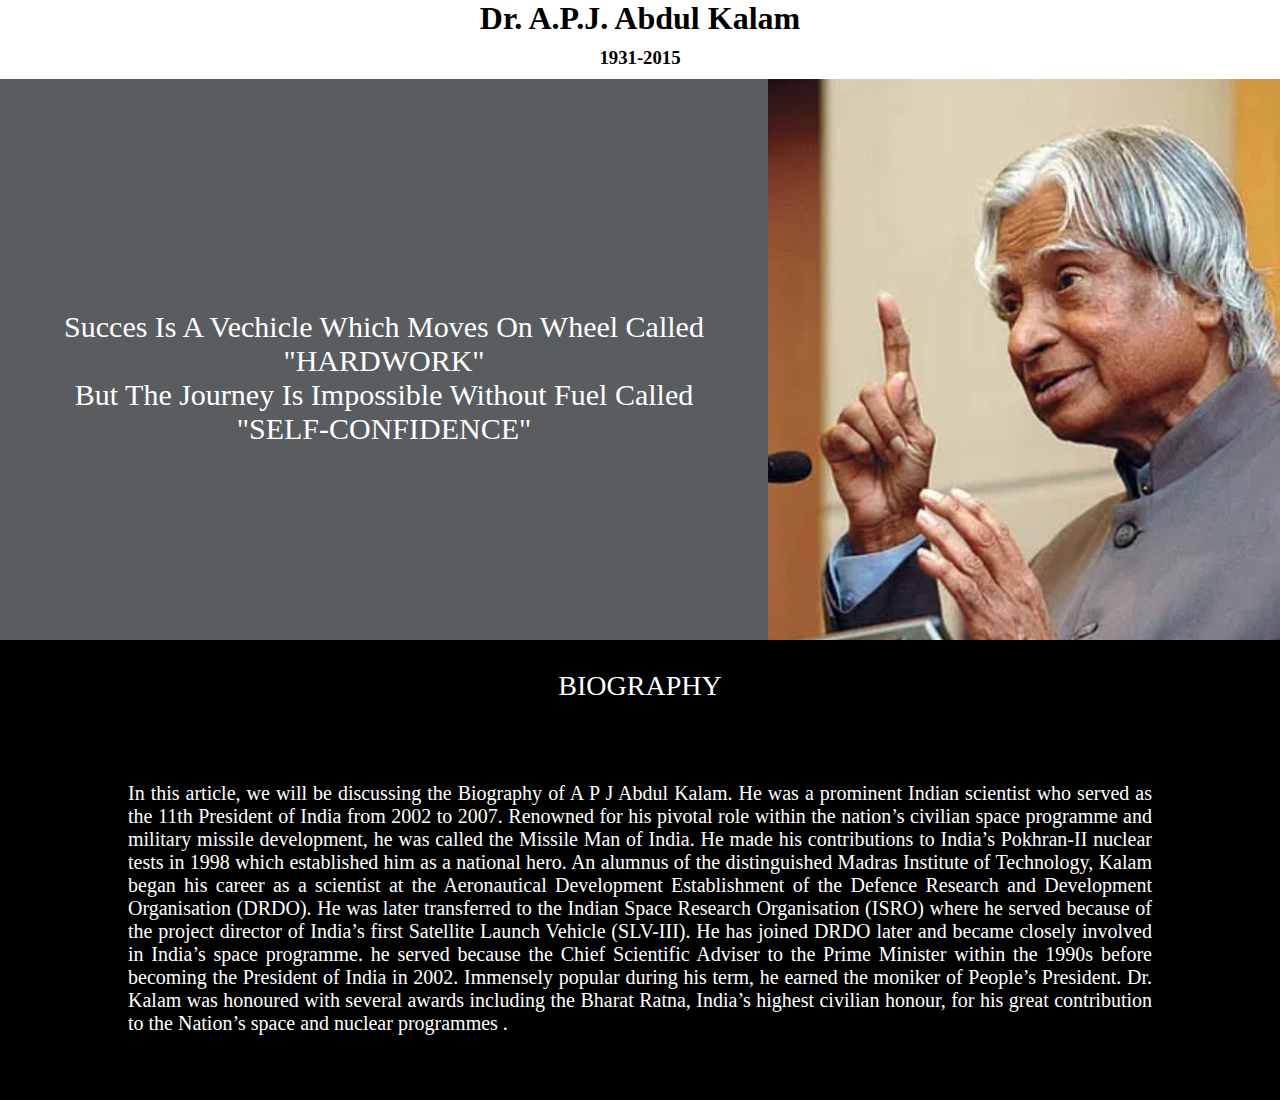
<file: Biography/index.html>
<!DOCTYPE html>
<html lang="en">
<head>
    <meta charset="UTF-8">
    <meta name="viewport" content="width=device-width, initial-scale=1.0">
    <title>Biography</title>
    <link rel="stylesheet" href="style/style.css">
</head>
<body>
    <h1 class="heading">dr. <span>a.p.j.</span> abdul kalam</h1>

    <h3 class="born-in">1931-2015</h3>

    <div class="main">
        <div class="main-part1">
            <div class="para">
                <p>succes is a vechicle which moves on wheel called <br><span>"hardwork"</span><br> but the journey is impossible without fuel called <br></b><span>"self-confidence"</span></p>
            </div>
        </div>
        <div class="main-part2">
            
        </div>
    </div>

    <div class="biography">
        <h2>biography</h2>
        <div class="bio-para">
            <p>In this article, we will be discussing the Biography of A P J Abdul Kalam. He was a prominent Indian scientist who served as the 11th President of India from 2002 to 2007. Renowned for his pivotal role within the nation’s civilian space programme and military missile development, he was called the Missile Man of India. He made his contributions to India’s Pokhran-II nuclear tests in 1998 which established him as a national hero. An alumnus of the distinguished Madras Institute of Technology, Kalam began his career as a scientist at the Aeronautical Development Establishment of the Defence Research and Development Organisation (DRDO). He was later transferred to the Indian Space Research Organisation (ISRO) where he served because of the project director of India’s first Satellite Launch Vehicle (SLV-III). He has joined DRDO later and became closely involved in India’s space programme. he served because the Chief Scientific Adviser to the Prime Minister within the 1990s before becoming the President of India in 2002. Immensely popular during his term, he earned the moniker of People’s President. Dr. Kalam was honoured with several awards including the Bharat Ratna, India’s highest civilian honour, for his great contribution to the Nation’s space and nuclear programmes . </p>
        </div>
    </div>
</body>
</html>
</file>
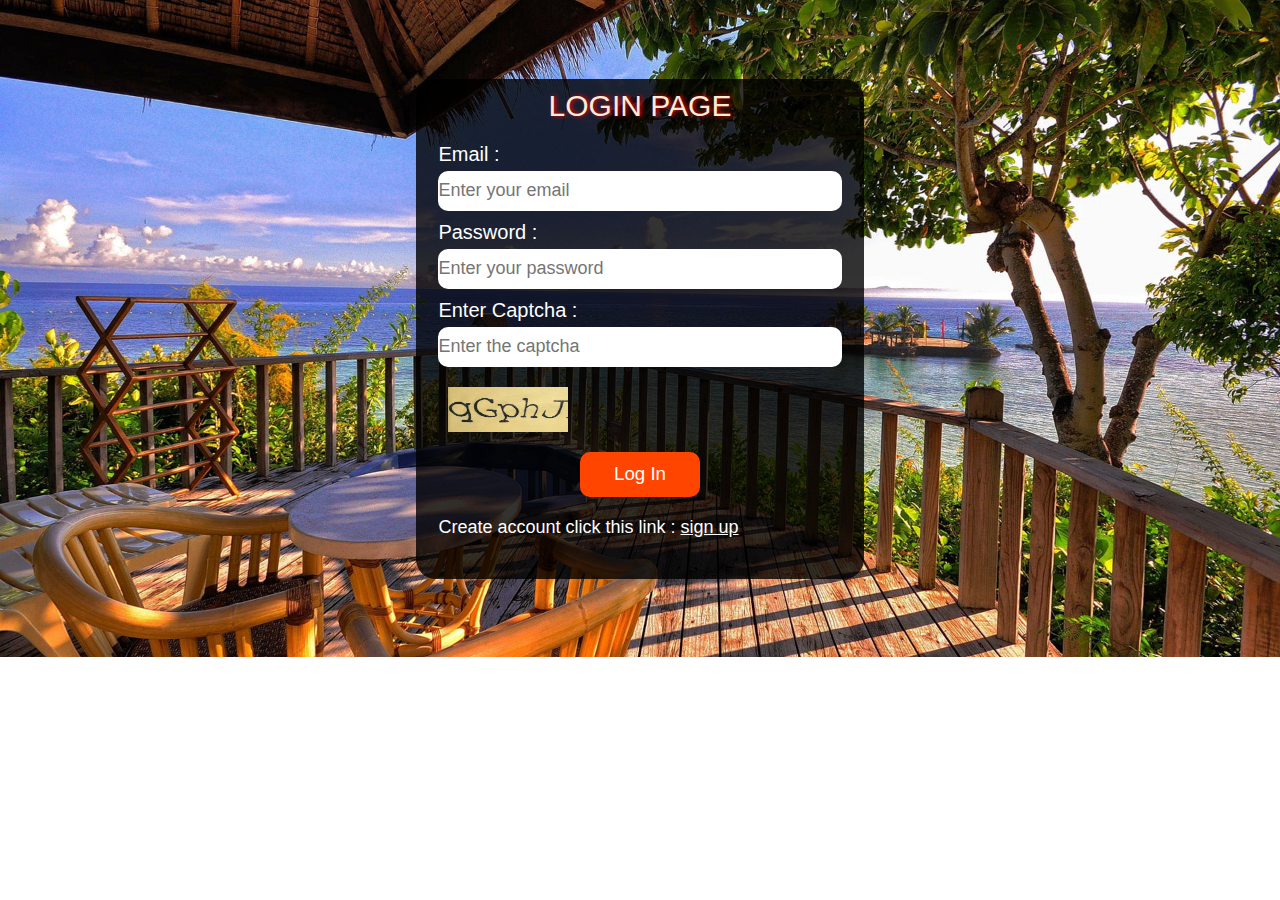
<file: Login page/index.html>
<!DOCTYPE html>
<html>
<head>
    <title>Login page</title>
    <link rel="stylesheet" href="Style/style.css">
</head>
<body>
    <div class="main">
        <div class="login-page">
            <h1 class="login-heading">Login page</h1>
            <div class="info">
                <div class="login-details">
                    <form action="">
                        <div class="login-info">Email :</div>
                        <input type="text" name="" id="" placeholder="Enter your email">

                        <div class="login-info">Password :</div>
                        <input type="text" name="" id="" placeholder="Enter your password">

                        <div class="login-info">Enter Captcha :</div>
                        <input type="text" name="" id="" placeholder="Enter the captcha">

                        <div class="captch">    
                            <img src="Images/download (1).jfif" alt="" width="120px" height="45px">
                        </div>
                        <a class="login-decoration" href=""><div class="login">
                            <h3>log in</h3>
                        </div></a>
                    </form>
                    <p>Create account click this link : <a class="sign-up" href=""> sign up</a></p>
                </div>
            </div>
        </div>
    </div>
</body>
</html>
</file>
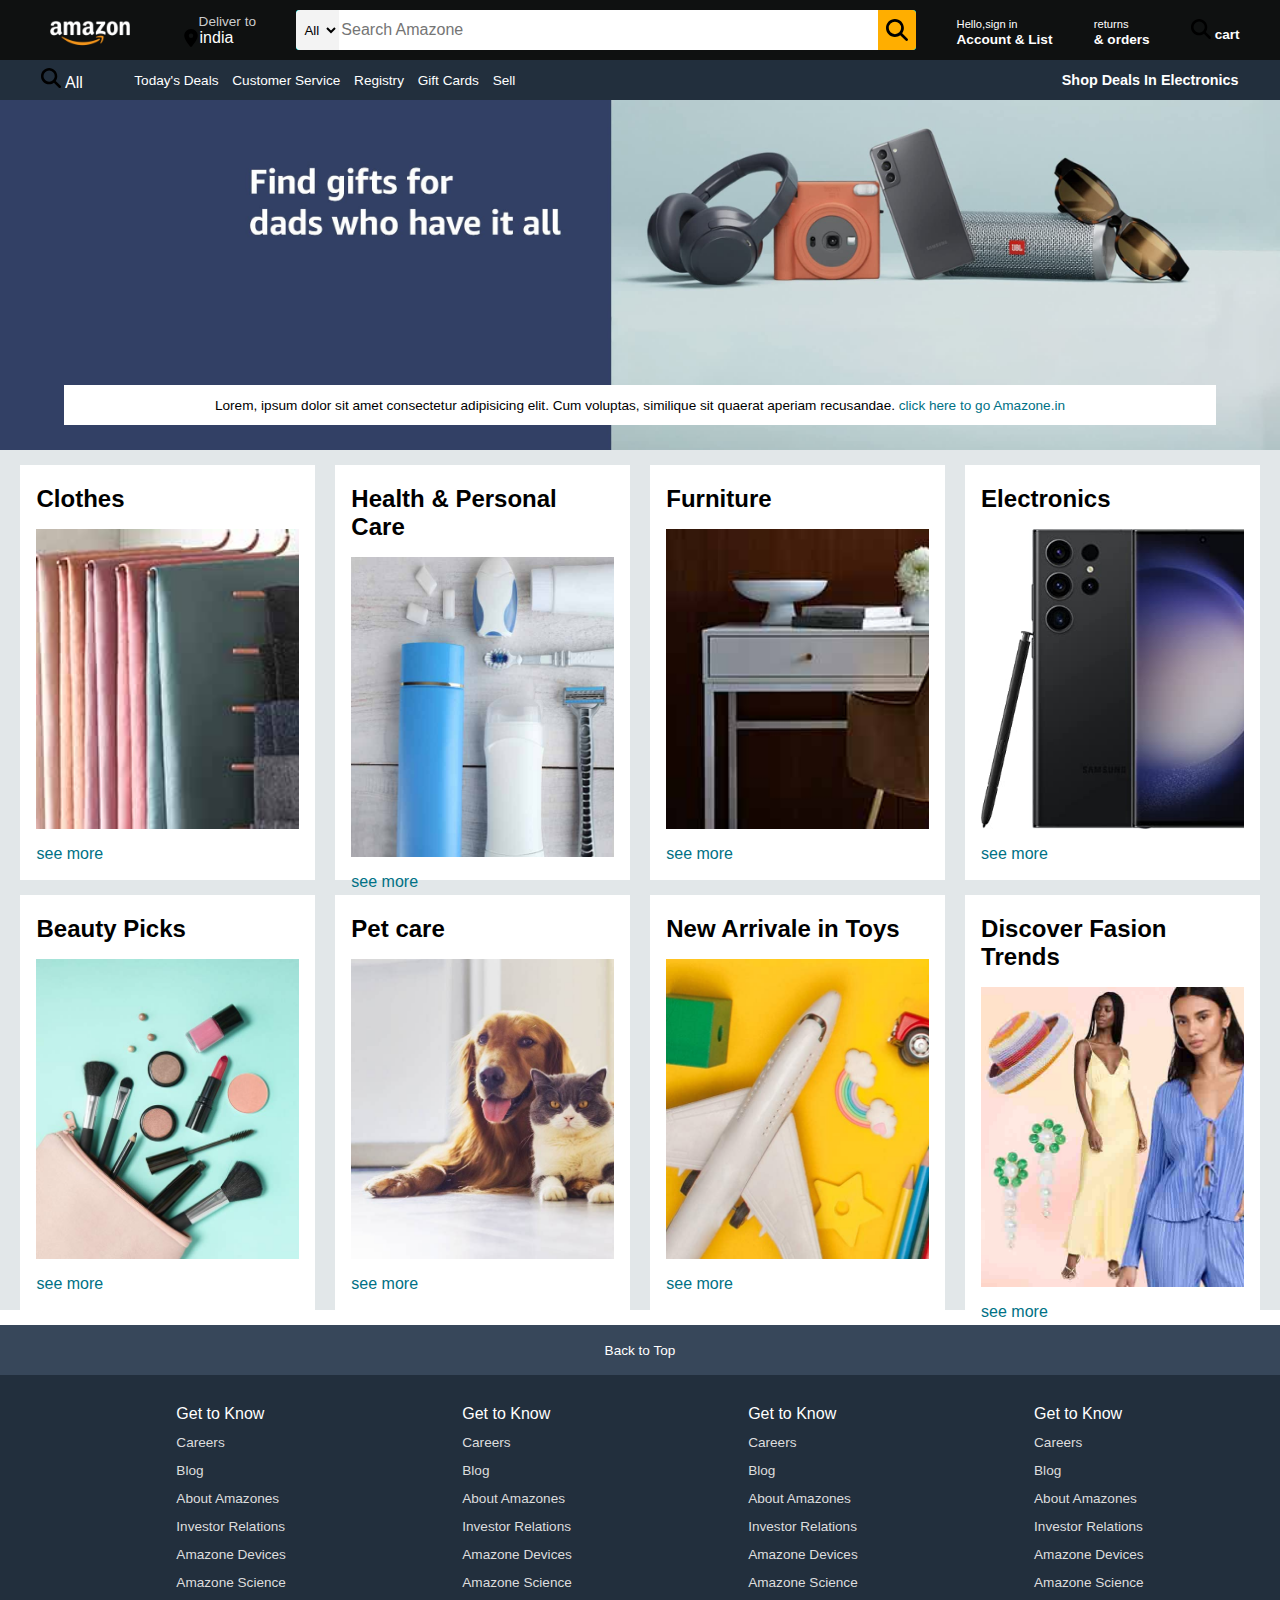
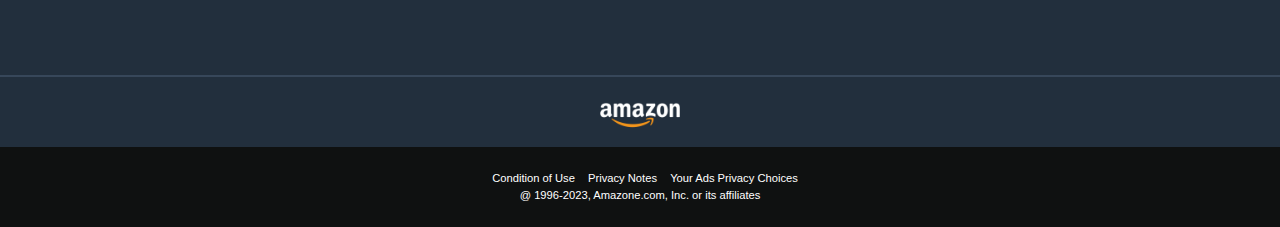
<file: Amazon Clone/home.html>
<!DOCTYPE html>

<html lang="en">

<head>

    <meta charset="UTF-8">
    <meta name="viewport" content="width=device-width, initial-scale=1.0">
    <title>Amazone</title>
    <link rel="stylesheet" href="Style/style.css">

</head>

<body>

    <header>
        <div class="navbar">
                <div class="nav-logo border">
                    <div class="logo">

                    </div>
                </div>
            

            <div class="nav-address border">
                <p class="add-first">Deliver to</p>
                <div class="add-icon">
                    <img src="Images/location-dot-solid.svg" alt="" width="18px" height="18px">
                    <p class="add-second">india</p>
                </div>
            </div>

            <div class="nav-search">
                <select class="search-select" name="" id="">
                    <option value="">All</option>
                </select>
                <input type="text" placeholder="Search Amazone" class="search-input">
                <div class="search-icon">
                    <img src="Images/magnifying-glass-solid.svg" alt="" width="22px">
                </div>
            </div>

            <div class="nav-sign border">
                <p><span>Hello,sign in</span></p>
                <p class="nav-second">Account & List</p>
            </div>

            <div class="nav-return border">
                <p><span>returns</span></p>
                <p class="nav-second">& orders</p>
            </div>

            <div class="cart border">
                <img class="cart-img" src="Images/magnifying-glass-solid.svg" alt="" width="20px">
                cart
            </div>
        </div>

        <div class="panel">
            <div class="panel-all">
                <img class="cart-img" src="Images/magnifying-glass-solid.svg" alt="" width="20px">
                all
            </div>
            <div class="panel-ops">
                <li class="panel-list"><a class="panel-links" href="">today's deals</a></li>
                <li class="panel-list"><a class="panel-links" href="">customer service</a></li>
                <li class="panel-list"><a class="panel-links" href="">registry</a></li>
                <li class="panel-list"><a class="panel-links" href="">gift cards</a></li>
                <li class="panel-list"><a class="panel-links" href="">sell</a></li>
            </div>
            <div class="panel-deals">
                shop deals in electronics
            </div>
        </div>
    </header>

    <div class="hero-section">
        <div class="hero-msg">
            <p>Lorem, ipsum dolor sit amet consectetur adipisicing elit. Cum voluptas, similique sit quaerat aperiam recusandae. <a class="hero-link" href="">click here to go Amazone.in</a></p>
        </div>
    </div>

    <div class="shop-section">
        <div class="box1 box">
            <div class="box-content">
                <h2>Clothes</h2>
                <div class="box-image" style="background-image: url('Images/box1_image.jpg');"></div>
                <p>see more</p>
            </div>
        </div>
        <div class="box2 box">
            <div class="box-content">
                <h2>Health & Personal Care</h2>
                <div class="box-image" style="background-image: url('Images/box2_image.jpg');"></div>
                <p>see more</p>
            </div>
        </div>
        <div class="box3 box">
            <div class="box-content">
                <h2>Furniture</h2>
                <div class="box-image" style="background-image: url('Images/box3_image.jpg');"></div>
                <p>see more</p>
            </div>
        </div>
        <div class="box4 box">
            <div class="box-content">
                <h2>Electronics</h2>
                <div class="box-image" style="background-image: url('Images/box4_image.jpg');"></div>
                <p>see more</p>
            </div>
        </div>
        <div class="box1 box">
            <div class="box-content">
                <h2>Beauty Picks</h2>
                <div class="box-image" style="background-image: url('Images/box5_image.jpg');"></div>
                <p>see more</p>
            </div>
        </div>
        <div class="box2 box">
            <div class="box-content">
                <h2>Pet care</h2>
                <div class="box-image" style="background-image: url('Images/box6_image.jpg');"></div>
                <p>see more</p>
            </div>
        </div>
        <div class="box3 box">
            <div class="box-content">
                <h2>New Arrivale in Toys</h2>
                <div class="box-image" style="background-image: url('Images/box7_image.jpg');"></div>
                <p>see more</p>
            </div>
        </div>
        <div class="box4 box">
            <div class="box-content">
                <h2>Discover Fasion Trends</h2>
                <div class="box-image" style="background-image: url('Images/box8_image.jpg');"></div>
                <p>see more</p>
            </div>
        </div>
    </div>

    <footer>
        <div class="foot-panel">
            Back to Top
        </div>

        <div class="foot-panel2">
            <ul>
                <p>Get to Know</p>
                <li><a href="" class="foot-lists">Careers</a></li>
                <li><a href="" class="foot-lists">Blog</a></li>
                <li><a href="" class="foot-lists">About Amazones</a></li>
                <li><a href="" class="foot-lists">Investor Relations</a></li>
                <li><a href="" class="foot-lists">Amazone Devices</a></li>
                <li><a href="" class="foot-lists">Amazone Science</a></li>
            </ul>
            <ul>
                <p>Get to Know</p>
                <li><a href="" class="foot-lists">Careers</a></li>
                <li><a href="" class="foot-lists">Blog</a></li>
                <li><a href="" class="foot-lists">About Amazones</a></li>
                <li><a href="" class="foot-lists">Investor Relations</a></li>
                <li><a href="" class="foot-lists">Amazone Devices</a></li>
                <li><a href="" class="foot-lists">Amazone Science</a></li>
            </ul>
            <ul>
                <p>Get to Know</p>
                <li><a href="" class="foot-lists">Careers</a></li>
                <li><a href="" class="foot-lists">Blog</a></li>
                <li><a href="" class="foot-lists">About Amazones</a></li>
                <li><a href="" class="foot-lists">Investor Relations</a></li>
                <li><a href="" class="foot-lists">Amazone Devices</a></li>
                <li><a href="" class="foot-lists">Amazone Science</a></li>
            </ul>
            <ul>
                <p>Get to Know</p>
                <li><a href="" class="foot-lists">Careers</a></li>
                <li><a href="" class="foot-lists">Blog</a></li>
                <li><a href="" class="foot-lists">About Amazones</a></li>
                <li><a href="" class="foot-lists">Investor Relations</a></li>
                <li><a href="" class="foot-lists">Amazone Devices</a></li>
                <li><a href="" class="foot-lists">Amazone Science</a></li>
            </ul>
        </div>

        <div class="foot-panel3">
            <div class="logo"></div>
        </div>

        <div class="foot-panel4">
            <div class="pages">
                <a href="" class="condition-lists">Condition of Use</a>
                <a href="" class="condition-lists">Privacy Notes</a>
                <a href="" class="condition-lists">Your Ads Privacy Choices</a>
            </div>

            <div class="copy-right">
                @ 1996-2023, Amazone.com, Inc. or its affiliates
            </div>
        </div>
    </footer>
</body>

</html>
</file>
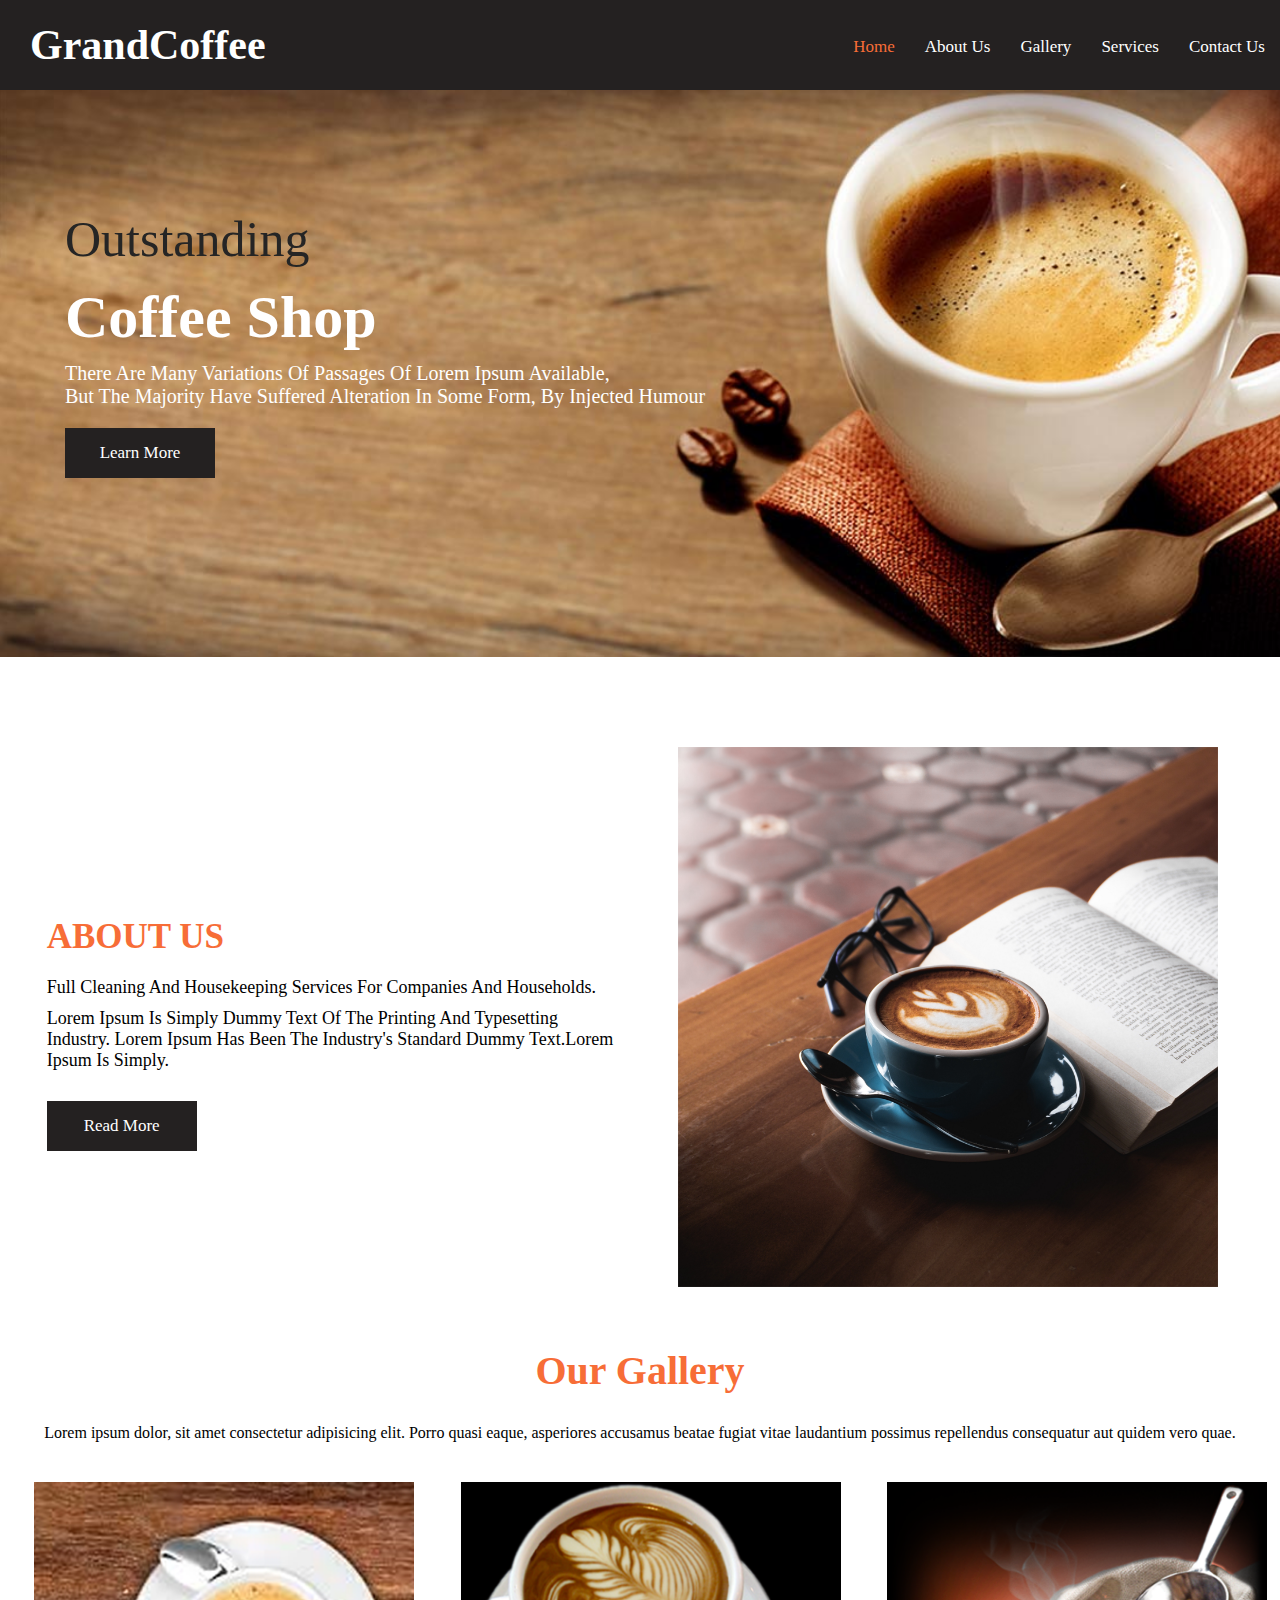
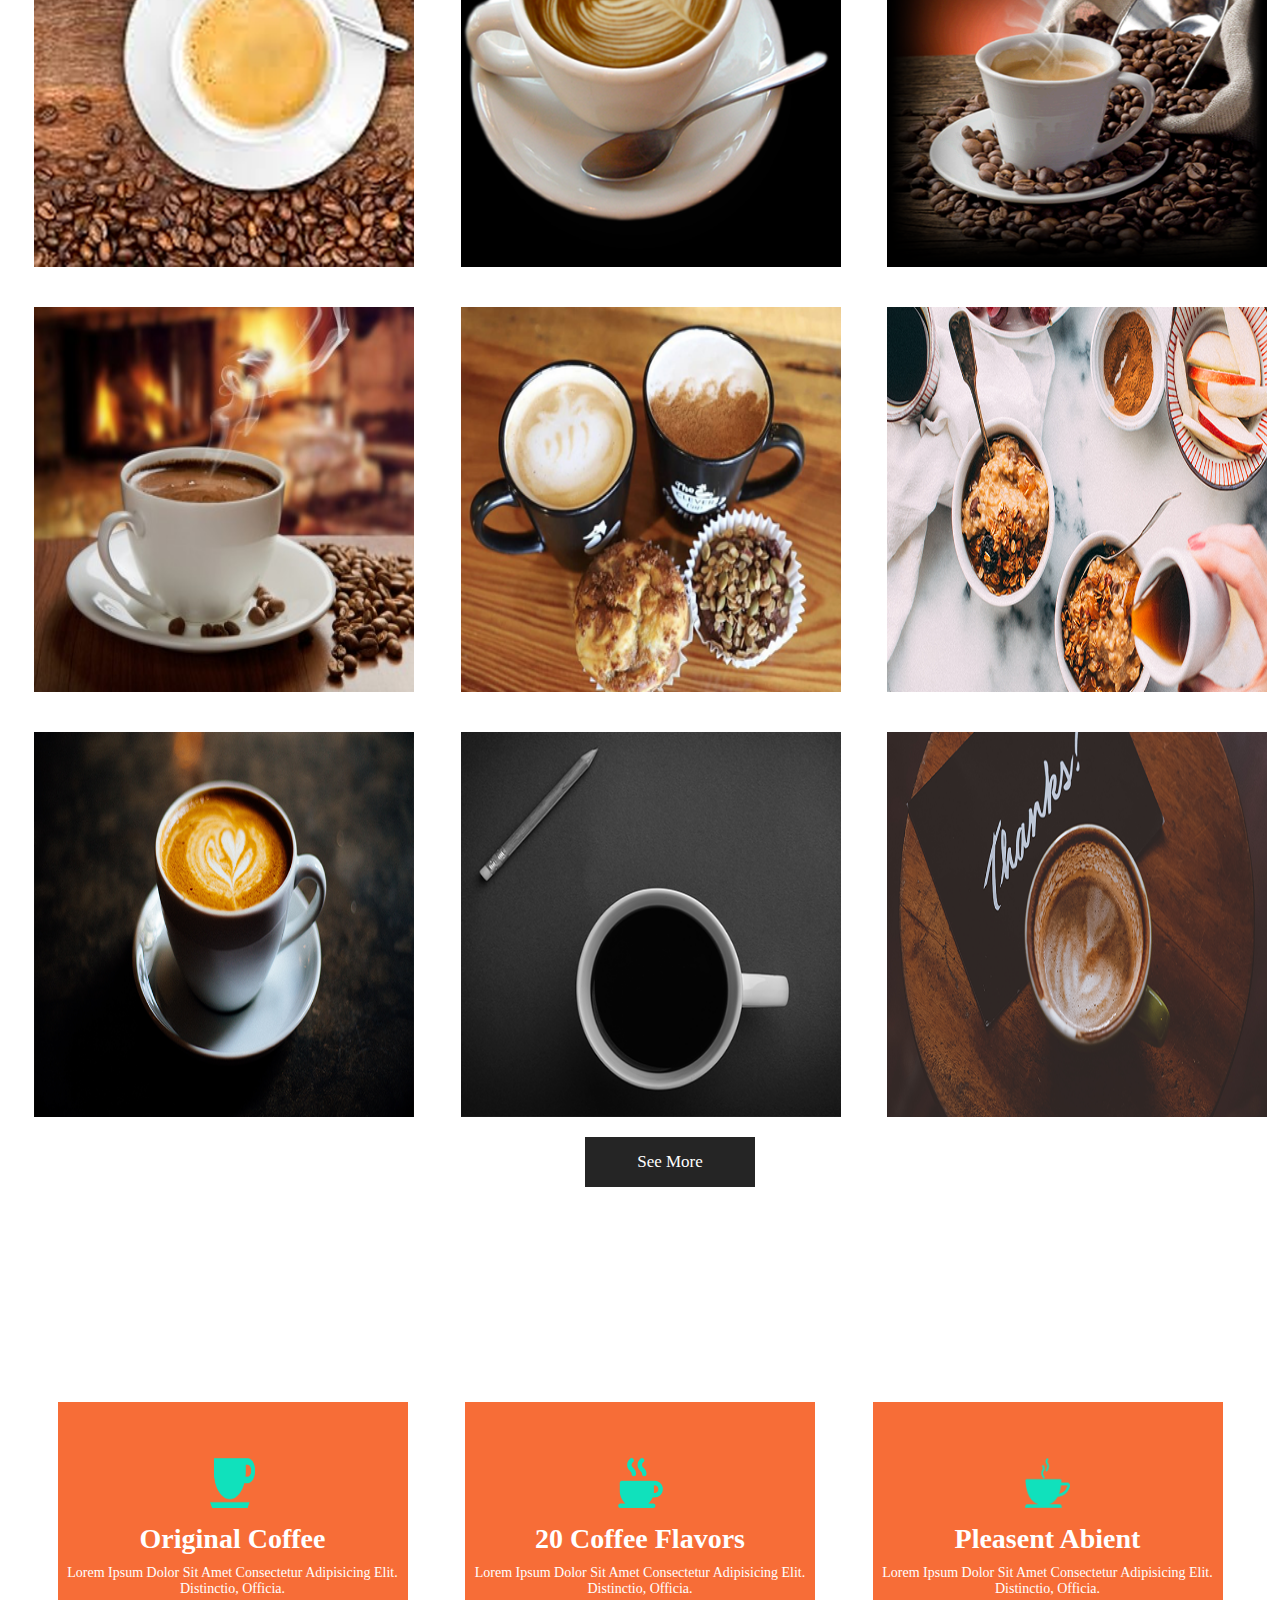
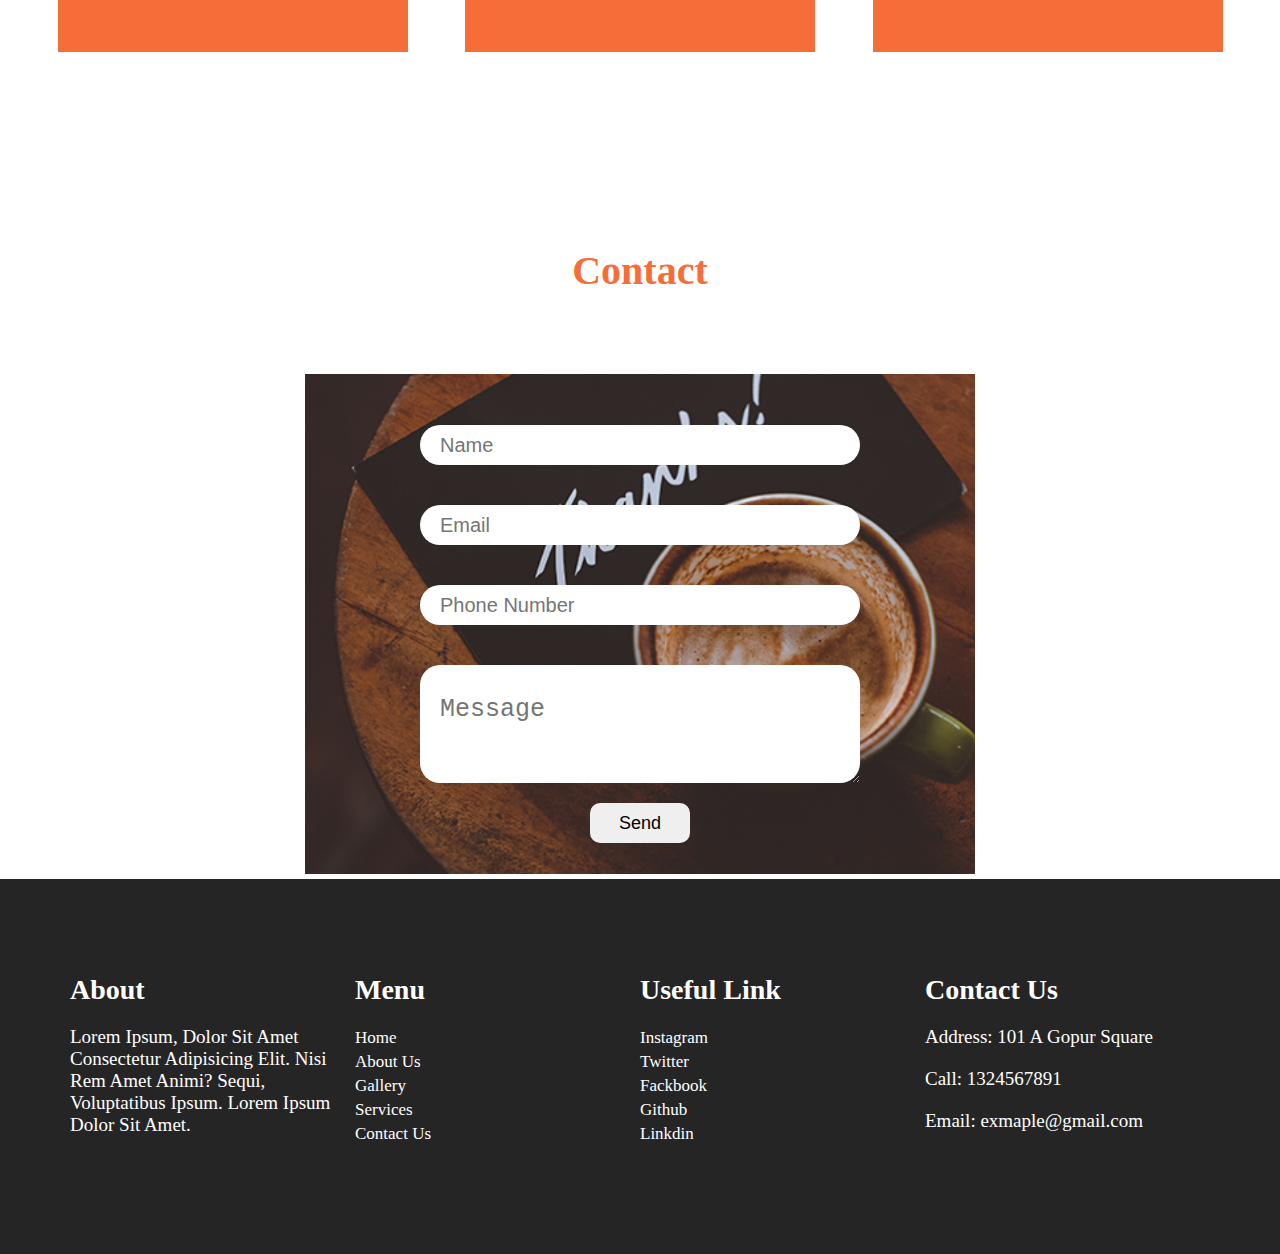
<file: Coffee shop/home.html>
<!DOCTYPE html>
<html lang="en">
<head>
    <meta charset="UTF-8">
    <meta name="viewport" content="width=device-width, initial-scale=1.0">
    <title>Document</title>
    <link rel="stylesheet" href="Style/style.css">
</head>
<body>

    <nav class="navbar">
        <div class="nav-sec1">grandCoffee</div>
        <div class="nav-sec2">
                <li><a href="#"><span>home</span></a></li>
                <li><a href="#">about us</a></li>
                <li><a href="#">gallery</a></li>
                <li><a href="#">services</a></li>
                <li><a href="#">contact us</a></li>
        </div>
    </nav>
    <section class="main-sec">
        <div class="main-sec1">
            <h2>outstanding</h2>
            <h1 class="main-heading">coffee shop</h1>
            <p class="main-para">There are many variations of passages of Lorem Ipsum available,<br>but the majority have suffered alteration in some form, by injected humour</p>
            <div class="main-sec-button"><a href="">learn more</a></div>
        </div>
    </section>

    <section class="about-us">
        <div class="about-us-sec1">
            <div  class="about-us-head">about us</div>
            <p class="about-us-para1">Full cleaning and housekeeping services for companies and households.</p>
            <p class="about-us-para2">Lorem Ipsum is simply dummy text of the printing and typesetting industry. Lorem Ipsum has been the industry's standard dummy text.Lorem Ipsum is simply.</p>
            <div class="about-sec-button main-sec-button"><a href="">read more</a></div>
        </div>
        <div class="about-us-sec2">
            <center><img src="Images/about-img.png" height="540px" width="540px" alt="coffee Image"></center>
        </div>
    </section>

    <section class="our-gallery">
        <div class="our-gallery-head">our gallery</div>
        <div class="our-gallery-para1">Lorem ipsum dolor, sit amet consectetur adipisicing elit. Porro quasi eaque, asperiores accusamus beatae fugiat vitae laudantium possimus repellendus consequatur aut quidem vero quae. </div>
        <div class="our-gallery-cols">
        <div class="our-gallery-col1">
            <img src="Images/img-1.png" alt="" width="380px" height="385px">
        </div>
        <div class="our-gallery-col1">
            <img src="Images/img-2.png" alt="" width="380px" height="385px">
        </div>
        <div class="our-gallery-col1">
            <img src="Images/img-3.png" alt="" width="380px" height="385px">
        </div>
        <div class="our-gallery-col1">
            <img src="Images/img-4.png" alt="" width="380px" height="385px">
        </div>
        <div class="our-gallery-col1">
            <img src="Images/img-5.png" alt="" width="380px" height="385px">
        </div>
        <div class="our-gallery-col1">
            <img src="Images/img-6.png" alt="" width="380px" height="385px">
        </div>
        <div class="our-gallery-col1">
            <img src="Images/img-7.png" alt="" width="380px" height="385px">
        </div>
        <div class="our-gallery-col1">
            <img src="Images/img-8.png" alt="" width="380px" height="385px">
        </div>
        <div class="our-gallery-col1">
            <img src="Images/img-9.png" alt="" width="380px" height="385px">
        </div>
        </div>
        <div class="our-gallery-seemore main-sec-button"><a href="">see more</a></div>
    </section>

    <section class="our-services">
        <div class="our-services-sec1">
            <div class="our-services-head">services</h2>
            <p class="our-services-para">Lorem ipsum dolor sit amet consectetur, adipisicing elit. Quasi inventore autem vitae illum officia.</p>
            <div class="our-services-cols">
                <div class="our-services-col1">
                    <img  class="our-services-img" src="Images/icon1.png" alt="" width="45px" height="50px">
                    <h3 class="our-services-head1" >original coffee</h3>
                    <p class="our-services-para1" >Lorem ipsum dolor sit amet consectetur adipisicing elit. Distinctio, officia.
                    </p>
                </div>
                <div class="our-services-col1">
                    <img  class="our-services-img" src="Images/icon2.png" alt="" width="45px" height="50px">
                    <h3 class="our-services-head1" >20 coffee flavors</h3>
                    <p class="our-services-para1" >Lorem ipsum dolor sit amet consectetur adipisicing elit. Distinctio, officia.
                    </p>
                </div>
                <div class="our-services-col1">
                    <img  class="our-services-img" src="Images/icon3.png" alt="" width="45px" height="50px">
                    <h3 class="our-services-head1" >pleasent abient</h3>
                    <p class="our-services-para1" >Lorem ipsum dolor sit amet consectetur adipisicing elit. Distinctio, officia.
                    </p>
                </div>
            </div>
        </div>
    </section>

    <section class="contact">
        <h1 class="contact-head">Contact</h1>
        <div class="form-sec">
            <div class="form-sec1">
                <form action="">
                    <input type="text" placeholder="Name">
                    <input type="text" placeholder="Email">
                    <input type="text" placeholder="Phone Number">
                    <textarea name="" id="" cols="" rows="" placeholder="Message"></textarea>
                    <button>send</button>
                </form>
            </div>
        </div>
    </section>

    <section class="footer">
        <div class="footer-col1">
            <h1 class="footer-head">about</h1>
            <p class="footer-para">Lorem ipsum, dolor sit amet consectetur adipisicing elit. Nisi rem amet animi? Sequi, voluptatibus ipsum. Lorem ipsum dolor sit amet.</p>
        </div>
        <div class="footer-col1">
            <h1 class="footer-head">menu</h1>
            <li class="footer-pad"><a href="">home</a></li>
            <li><a href="#">about us</a></li>
            <li><a href="#">gallery</a></li>
            <li><a href="#">services</a></li>
            <li><a href="#">contact us</a></li>
        </div>
        <div class="footer-col1">
            <h1 class="footer-head">useful link</h1>
            <li class="footer-pad"><a href="">instagram</a></li>
            <li><a href="#">twitter</a></li>
            <li><a href="#">fackbook</a></li>
            <li><a href="#">github</a></li>
            <li><a href="#">linkdin</a></li>
        </div>
        <div class="footer-col1">
           <h1 class="footer-head">contact us</h1> 
           <p class="footer-para">address: 101 a gopur square</p>
           <p class="footer-para">call: 1324567891</p>
           <p class="footer-para">email: <span class="footer-small-email">exmaple@gmail.com</span></p>
        </div>
    </section>
</body>
</html>
</file>
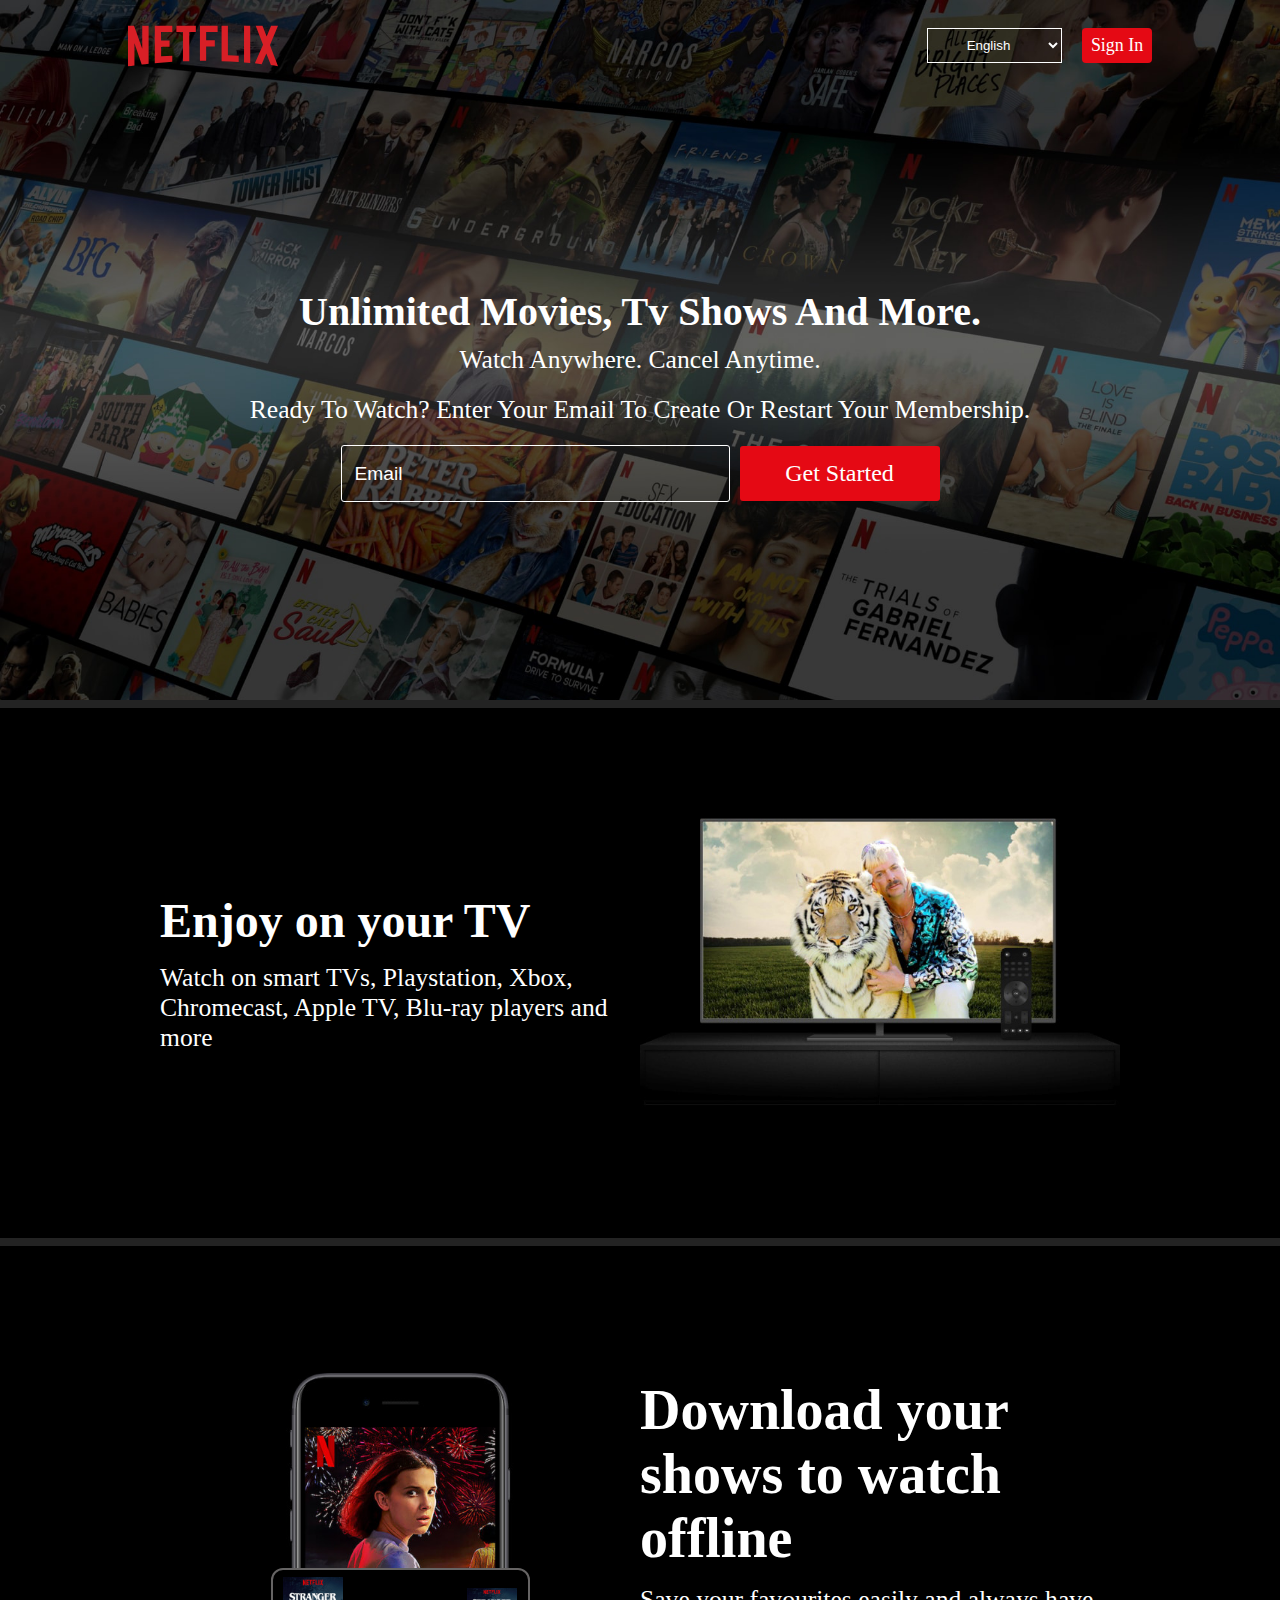
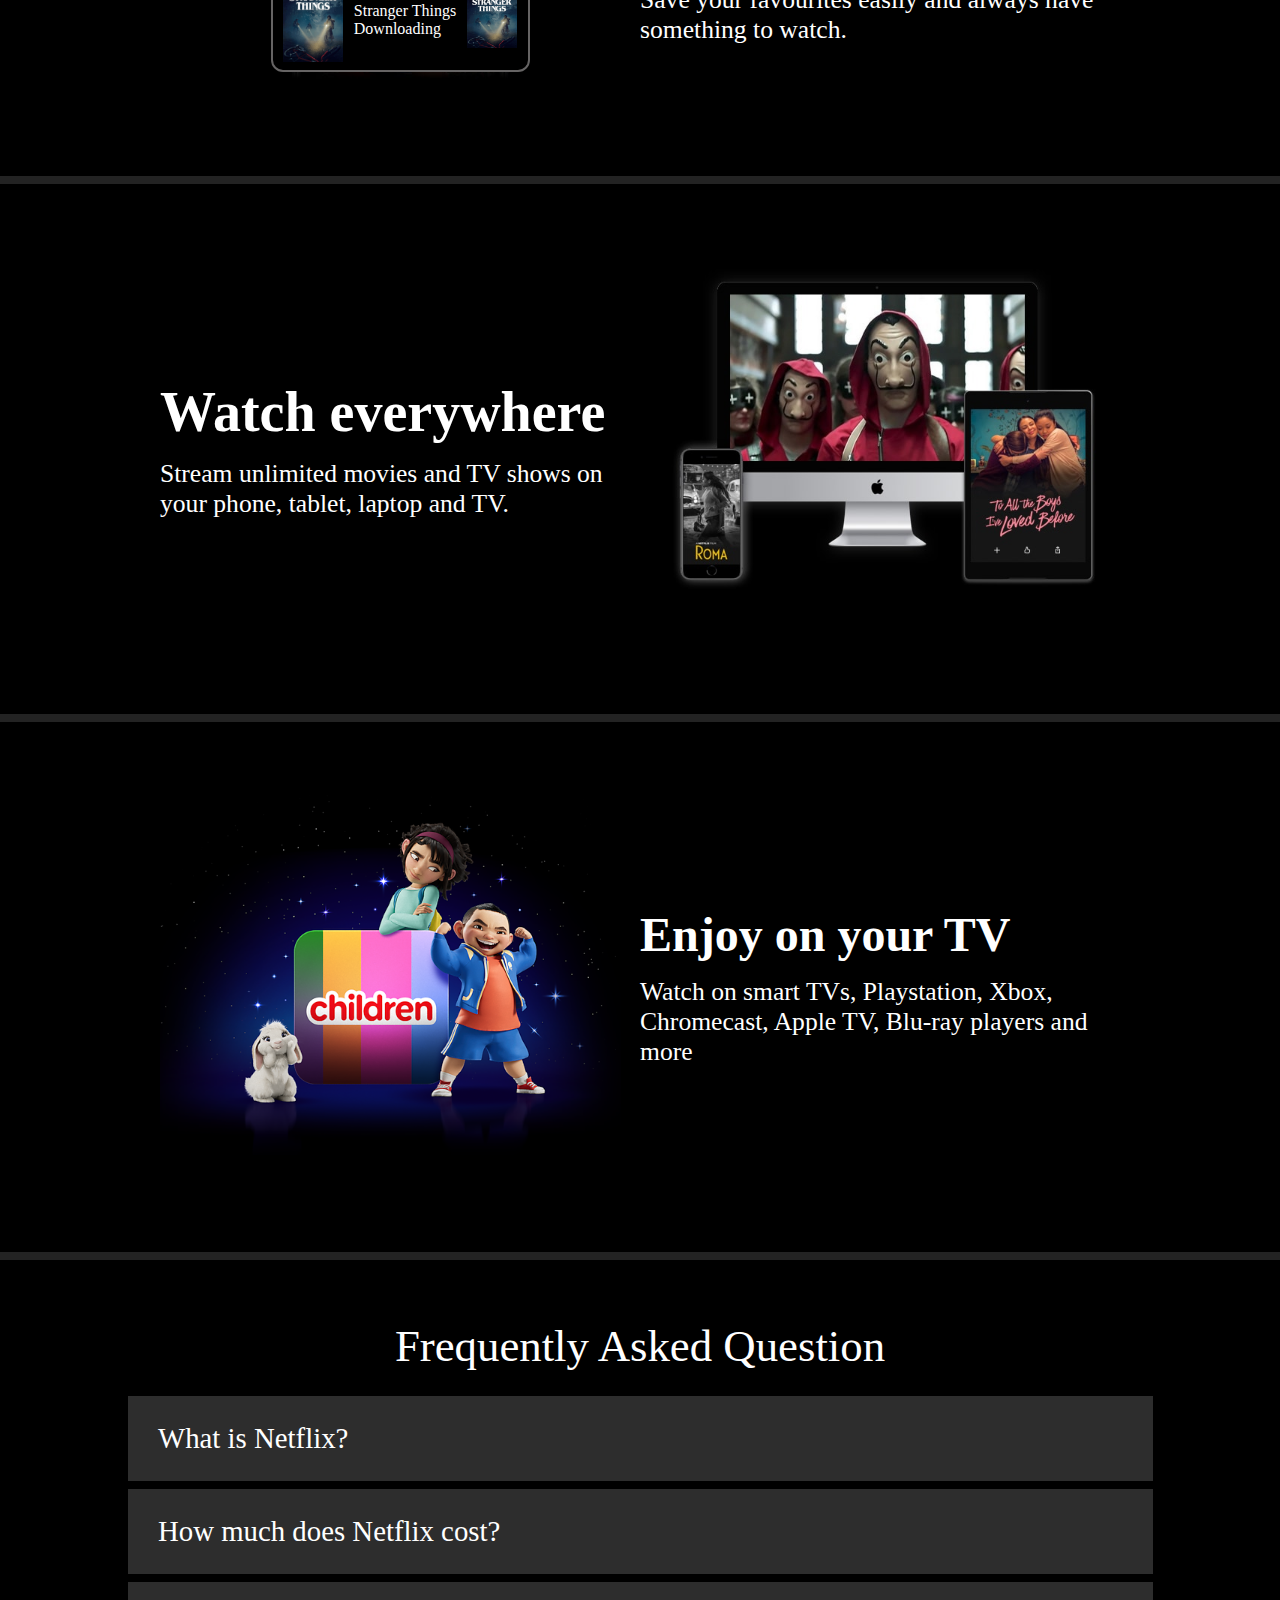
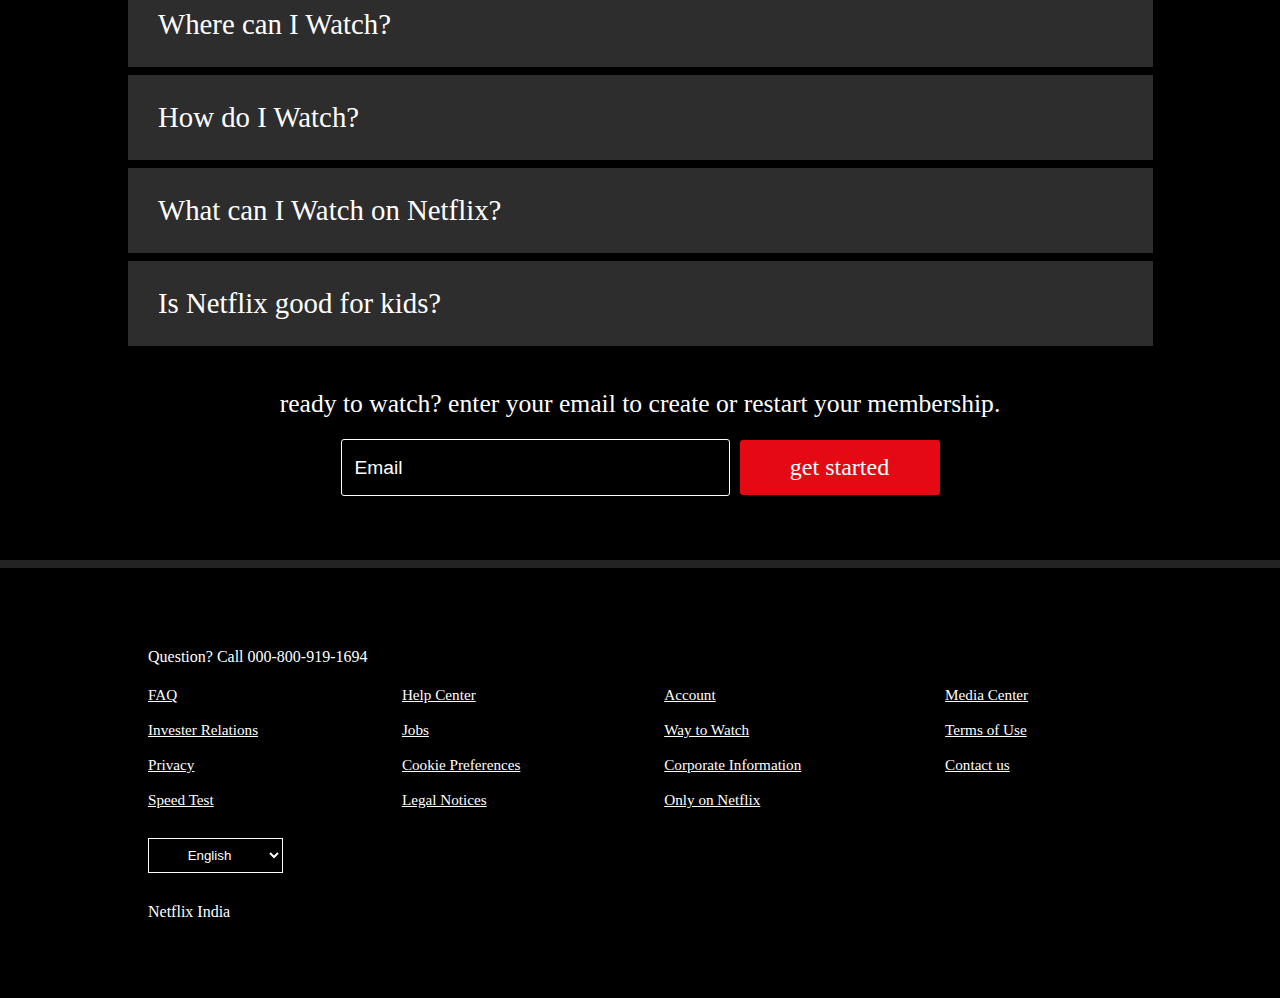
<file: Netflix Clone/home.html>
<!DOCTYPE html>
<html lang="en">
<head>
    <meta charset="UTF-8">
    <meta name="viewport" content="width=device-width, initial-scale=1.0">
    <title>Netflix</title>
    <link rel="stylesheet" href="style/style.css">
</head>
<body>
    <!-- home section start -->

        <div class="hero-section">

            <div class="nav-struct">
                <div class="navbar">
                    <div class="logo-img">
                        <img src="images/logo.svg" alt="" height="92px" width="150px">
                    </div>
                    <div class="nav-list">
                        <div class="language">
                            <select name="" id="">
                                <option value="">English</option>
                                <option value="">Hindi</option>
                            </select>
                        </div>
                        <a href="" class="sign-up-style"><div class="sign-up-button">sign in</div></a>
                    </div>
                </div>
            </div>


            <section class="hero-banner">
                <div class="head-para">
                    <h1 class="heading">unlimited movies, tv shows and more.</h1>
                    <p class="paragraph">watch anywhere. cancel anytime.</p>
                    <p class="paragraph">ready to watch? enter your email to create or restart your membership.</p>
                    <div class="email-add">
                        <input type="text" value="Email" class="email-search">
                        <a href="" class="hero-link"><div class="hero-button">get started</div></a>
                    </div>
                </div>
            </section>
        </div>

    <!-- home section end -->
    <div>
        <div class="sections style">
            <div class="image-info">
                <div class="info">
                    <h2 class="head-style">Enjoy on your TV</h2>
                    <p class="para">Watch on smart TVs, Playstation, Xbox, Chromecast, Apple TV, Blu-ray players and more</p>
                </div>
                <div class="image">
                    <!-- <video src="images/video-placeholder.mp4" width="72%" controls></video> -->
                </div>
            </div>
        </div>
        <div class="sections style">
            <div class="image-info">
                <div class="image img1">
                    <div class="download">
                        <div class="stranger">
                            <img src="images/boxshot.png" alt="" width="60px" height="85px">
                        </div>
                        <div class="stranger-head">
                            <p>Stranger Things</p>
                            <p>Downloading</p>
                        </div>
                        <div class="buton">
                            <img src="images/boxshot.png" alt="" width="50px" height="60px">
                        </div>
                    </div>
                </div>
                <div class="info">
                    <h2 class="head-style sphead">Download your shows to watch offline</h2>
                    <p class="para">Save your favourites easily and always have something to watch.</p>
                </div>
            </div>
        </div>
        <div class="sections style">
            <div class="image-info">
                <div class="info">
                    <h2 class="head-style sphead">Watch everywhere</h2>
                    <p class="para">Stream unlimited movies and TV shows on your phone, tablet, laptop and TV.</p>
                </div>
                <div class="image img2">
                    <!-- <video src="images/video-placeholder.mp4"  width="60%" controls></video> -->
                </div>
            </div>
        </div>
        <div class="sections style">
            <div class="image-info">
                <div class="image img3">
                    <!-- <video src="images/video-placeholder.mp4" width="72%" controls></video> -->
                </div>
                <div class="info">
                    <h2 class="head-style">Enjoy on your TV</h2>
                    <p class="para">Watch on smart TVs, Playstation, Xbox, Chromecast, Apple TV, Blu-ray players and more</p>
                </div>
        </div>
    </div>

    <div class="section1">
        <div class="main">
            <div class="main-head">
                Frequently Asked Question
            </div>
            <div class="main-que-rows">
                <div class="main-rows">
                    What is Netflix?
                </div>
                <div class="main-rows">
                    How much does Netflix cost?
                </div>
                <div class="main-rows">
                    Where can I Watch?
                </div>
                <div class="main-rows">
                    How do I Watch?
                </div>
                <div class="main-rows">
                    What can I Watch on Netflix?
                </div>
                <div class="main-rows">
                    Is Netflix good for kids?
                </div>
            </div>
            <div class="main-email1">
                    <p class="paragraph sp-para">ready to watch? enter your email to create or restart your membership.</p>
                <div class="email-add1">
                    <input type="text" value="Email" class="email-search">
                    <a href="" class="hero-link"><div class="hero-button">get started</div></a>
                </div>
            </div>
        </div>
    </div>

    <div class="footer">
        <div class="footer-main">
            <div class="footer-part1">
                Question? Call 000-800-919-1694
            </div>
            <div class="footer-part2">
                <div class="footer-para"><p>FAQ</p></div>
                <div class="footer-para"><p>Help Center</p></div>
                <div class="footer-para"><p>Account</p></div>
                <div class="footer-para"><p>Media Center</p></div>
                <div class="footer-para"><p>Invester Relations</p></div>
                <div class="footer-para"><p>Jobs</p></div>
                <div class="footer-para"><p>Way to Watch</p></div>
                <div class="footer-para"><p>Terms of Use</p></div>
                <div class="footer-para"><p>Privacy</p></div>
                <div class="footer-para"><p>Cookie Preferences</p></div>
                <div class="footer-para"><p>Corporate Information</p></div>
                <div class="footer-para"><p>Contact us</p></div>
                <div class="footer-para"><p>Speed Test</p></div>
                <div class="footer-para"><p>Legal Notices</p></div>
                <div class="footer-para"><p>Only on Netflix</p></div>
            </div>
            <div class="language footer-part3">
                <select name="" id="">
                    <option value="">English</option>
                    <option value="">Hindi</option>
                </select>
            </div>
            <div class="footer-part4">
                <p>Netflix India</p>
            </div>
        </div>
    </div>
</body>
</html>
</file>
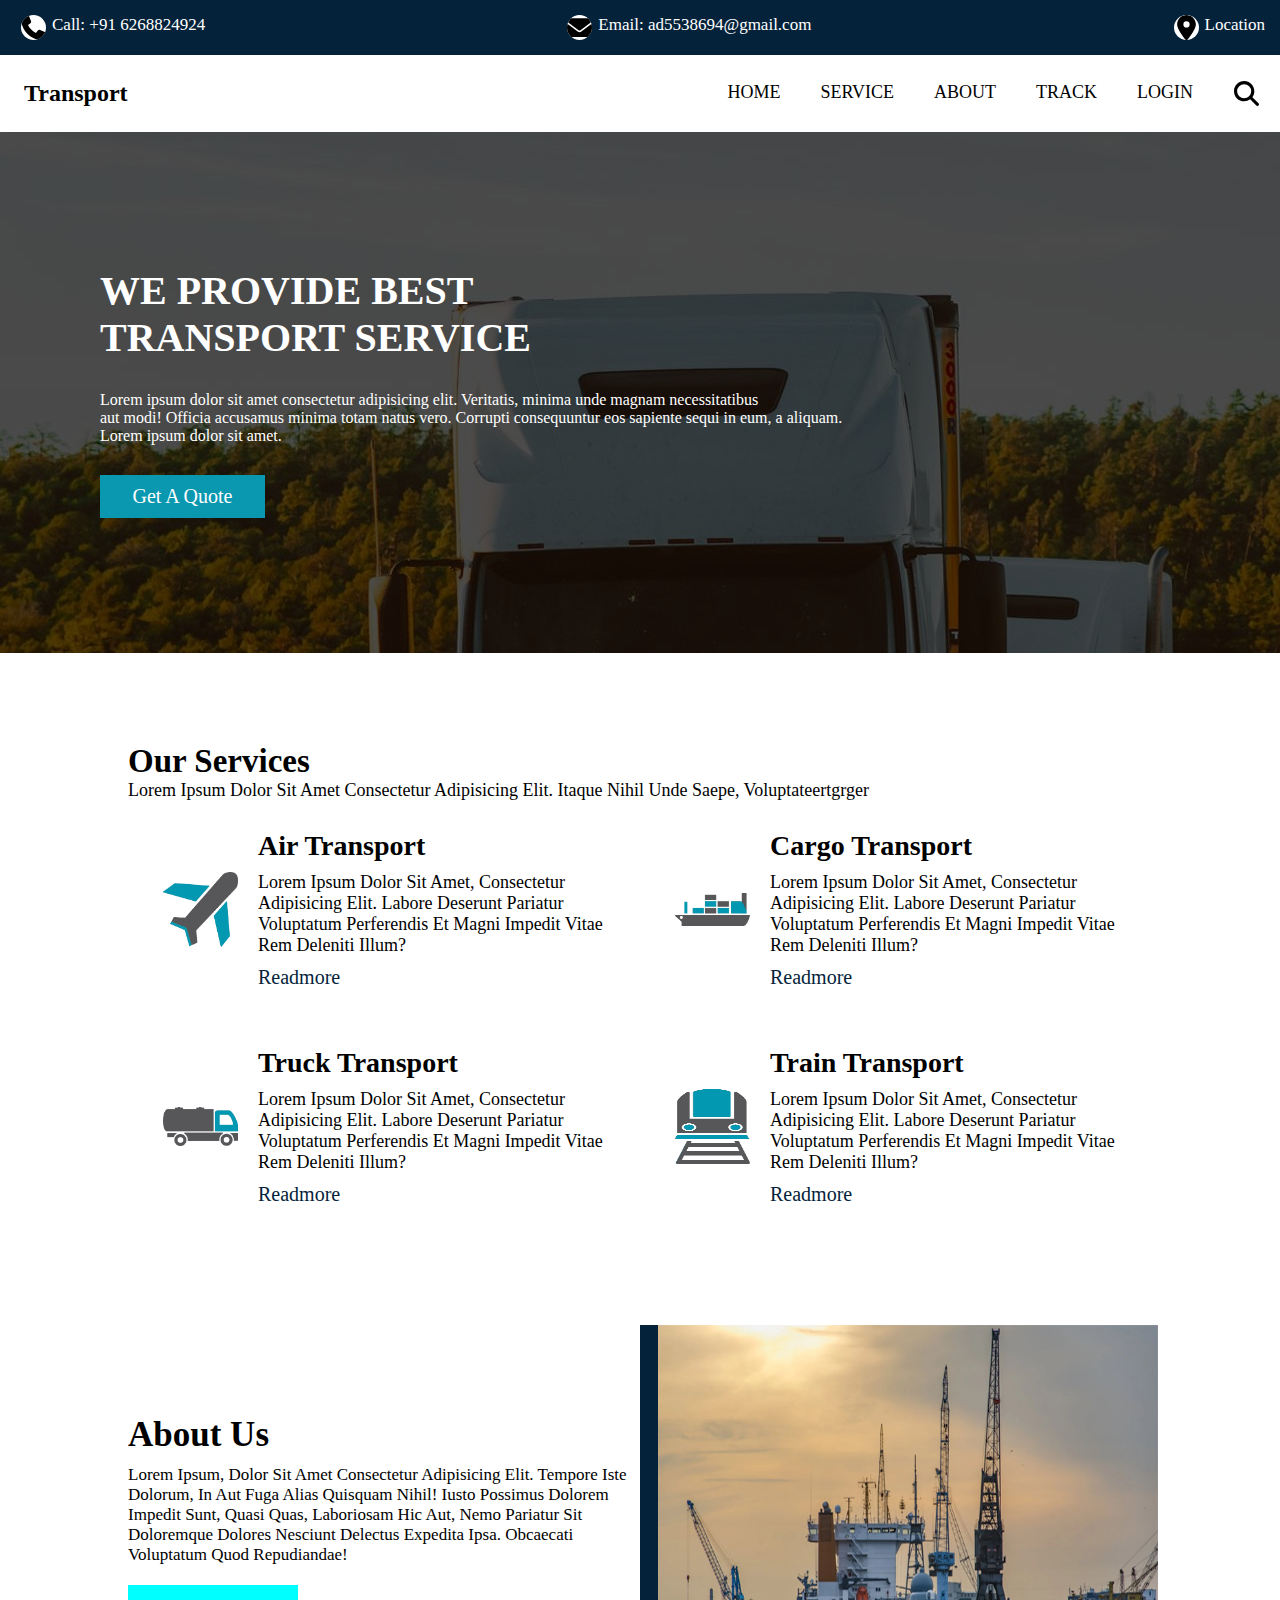
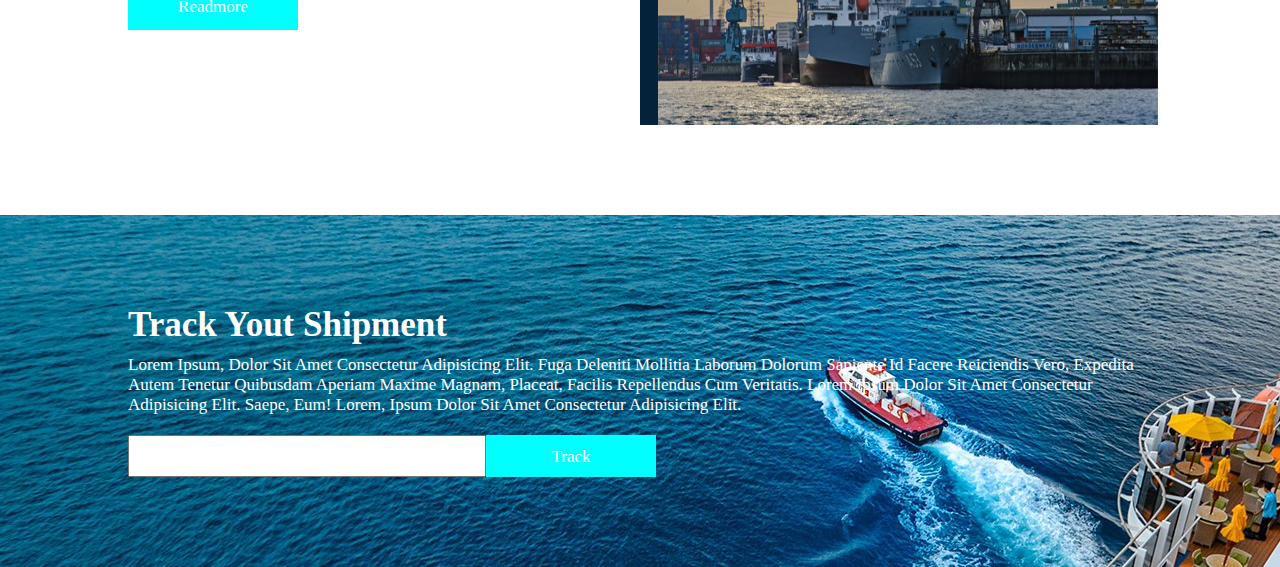
<file: Transport services/home.html>
<!DOCTYPE html>
<html lang="en">
<head>
    <meta charset="UTF-8">
    <meta name="viewport" content="width=device-width, initial-scale=1.0">
    <title>carint</title>
    <link rel="stylesheet" href="Style/style.css">
</head>
<body>

    <!-- top banner start -->

    <div class="top-info">
        <div class="logo-style">
            <img class="top-info-img" src="Images/phone-solid.svg" alt="" width="25px" height="25px"/>
            <p class="top-info-call mediahidden">call: +91 6268824924</p>
        </div>
        <div class="logo-style">
            <img class="top-info-img" src="Images/envelope-solid.svg" alt="" width="25px" height="25px">
            <p class="top-info-email mediahidden">email: <span id="email-small">  ad5538694@gmail.com</span></p>
        </div>
        <div  class="logo-style" >
            <img class="top-info-img" src="Images/location-dot-solid.svg" alt="" width="25px" height="25px">
            <p class="top-info-location mediahidden">location</p>
        </div>
    </div>

    <!-- top banner end -->

    <!-- navbar start -->

    <nav class="navbar">
        <div class="nav-head">
            <h2 class="small-nav-head">transport</h2>
        </div>
        <div class="nav-items">
            <li class="nav-list"><a class="nav-link" href="">home</a></li>
            <li class="nav-list"><a class="nav-link" href="">service</a></li>
            <li class="nav-list"><a class="nav-link" href="">about</a></li>
            <li class="nav-list"><a class="nav-link" href="">track</a></li>
            <li class="nav-list"><a class="nav-link" href="">login</a></li>
            <img class="nav-search-img" src="Images/magnifying-glass-solid.svg" alt="" width="25px" height="25px">
        </div>
    </nav>

    <!-- navbar start -->

    <!-- main header start -->

    <section class="main-header">
        <div class="main-header-sec1">
            <h1 class="main-heading">we provide best<br>transport service</h1>
            <p class="main-para">Lorem ipsum dolor sit amet consectetur adipisicing elit. Veritatis, minima unde magnam necessitatibus <br> aut modi! Officia accusamus minima totam natus vero. Corrupti consequuntur eos sapiente sequi in eum, a aliquam. <br>Lorem ipsum dolor sit amet.</p>
            <div class="main-readmore"><a class="main-readmore-link" href="">get a quote</a></div>
        </div>
    </section>

    <!-- main header end -->

    <!-- service section start -->

    <section class="service-section1">
        <div class="service-section2">
                <div class="service-section3">
                    <h2 class="service-heading">our services</h2>
                    <p class="service-para">Lorem ipsum dolor sit amet consectetur adipisicing elit. Itaque nihil unde saepe, voluptateertgrger</p>
                        <div class="service-section4">

                            

                                <div class="service-col1">
                                    <div class="service-logo">
                                        <img class="service-logo-image" src="Images/s1.png" alt="" width="75px" height="75px">
                                    </div>
                                    <div class="service-col1-head">
                                        <h2 class="service-col-head">air transport</h2>
                                        <p class="service-col-para">Lorem ipsum dolor sit amet, consectetur adipisicing elit. Labore deserunt pariatur voluptatum perferendis et magni impedit vitae rem deleniti illum?</p>
                                        <div class="service-readmore"><a href="" id="service-link">readmore</a></div>
                                    </div>
                                </div>

                            

                                <div class="service-col1">
                                    <div class="service-logo">
                                        <img class="service-logo-image" src="Images/s2.png" alt="" width="75px" height="33px">
                                    </div>
                                    <div class="service-col1-head">
                                        <h2 class="service-col-head">cargo transport</h2>
                                        <p class="service-col-para">Lorem ipsum dolor sit amet, consectetur adipisicing elit. Labore deserunt pariatur voluptatum perferendis et magni impedit vitae rem deleniti illum?</p>
                                        <div class="service-readmore"><a href="" id="service-link">readmore</a></div>
                                    </div>
                                </div>

                                <div class="service-col1">
                                    <div class="service-logo">
                                        <img class="service-logo-image" src="Images/s3.png" alt="" width="75px" height="39px">
                                    </div>
                                    <div class="service-col1-head">
                                        <h2 class="service-col-head">truck transport</h2>
                                        <p class="service-col-para">Lorem ipsum dolor sit amet, consectetur adipisicing elit. Labore deserunt pariatur voluptatum perferendis et magni impedit vitae rem deleniti illum?</p>
                                        <div class="service-readmore"><a href="" id="service-link">readmore</a></div>
                                    </div>
                                </div>

                                <div class="service-col1">
                                    <div class="service-logo">
                                        <img class="service-logo-image" src="Images/s4.png" alt="" width="75px" height="75px">
                                    </div>
                                    <div class="service-col1-head">
                                        <h2 class="service-col-head">train transport</h2>
                                        <p class="service-col-para">Lorem ipsum dolor sit amet, consectetur adipisicing elit. Labore deserunt pariatur voluptatum perferendis et magni impedit vitae rem deleniti illum?</p>
                                        <div class="service-readmore"><a href="" id="service-link">readmore</a></div>
                                    </div>
                                </div>
                        </div>
                </div>
        </div>
    </section>

    <!-- sevrice section end -->

    <section class="about-us">
        <div class="about-us-section">
            <div class="about-us-head">
                <h2 class="about-us-heading">about us</h2>
                <p class="about-us-para">Lorem ipsum, dolor sit amet consectetur adipisicing elit. Tempore iste dolorum, in aut fuga alias quisquam nihil! Iusto possimus dolorem impedit sunt, quasi quas, laboriosam hic aut, nemo pariatur sit doloremque dolores nesciunt delectus expedita ipsa. Obcaecati voluptatum quod repudiandae!</p>
                <a class="about-us-link" href=""><div class="about-us-hover">readmore</div></a>
            </div>
            <div class="about-us-image">
                    <img class="about-us-photo" src="Images/about-img.jpg" alt="" width="500px" height="400px">
            </div>
        </div>
    </section>

    <!-- tracing section start -->

    <section class="tracing-shipment">
            <div class="tracing-section">
                <h2 class="tracing-heading">track yout shipment</h2>
                <p class="tracing-para">Lorem ipsum, dolor sit amet consectetur adipisicing elit.  Fuga deleniti mollitia laborum dolorum sapiente id facere reiciendis vero, expedita autem  tenetur quibusdam aperiam maxime magnam, placeat, facilis repellendus  cum veritatis. Lorem ipsum dolor sit amet consectetur adipisicing elit. Saepe, eum! Lorem, ipsum dolor sit amet  consectetur adipisicing elit.</p>
                <div class="tracing-ship">
                    <input class="tracing-input" type="text">
                    <a class="tracing-inputbox" href=""><div class="tracing-hover">track</div></a>
                </div>
            </div>
    </section>

    <!-- tracing section end -->

</body>
</html>
</file>
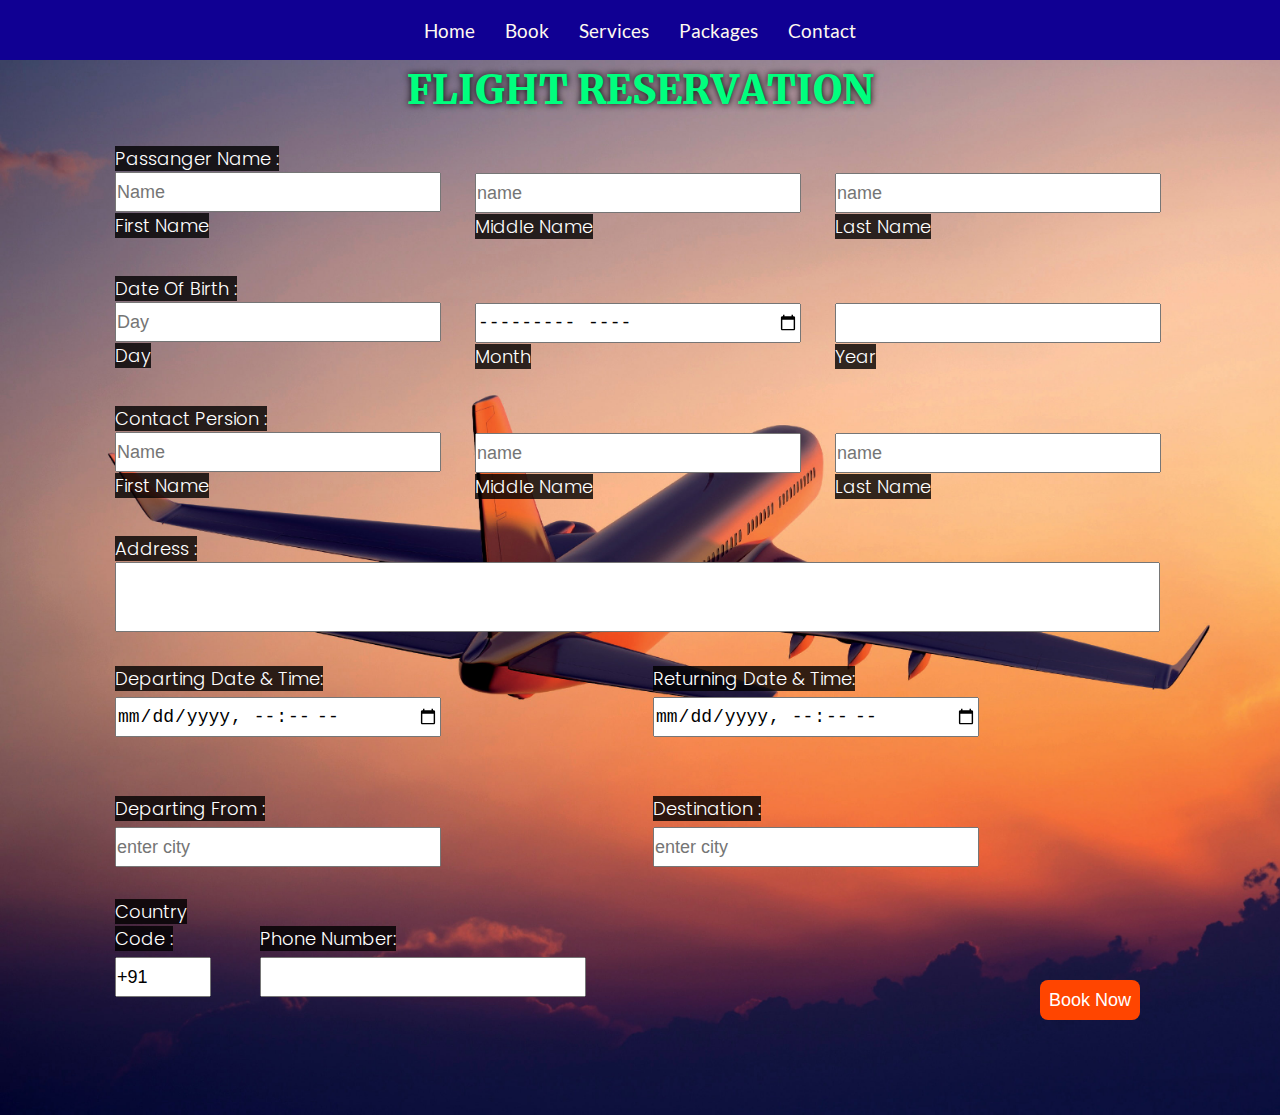
<file: Travel Agency/book.html>
<!DOCTYPE html>

<html lang="en">

<head>

    <title>book</title>

    <link rel="stylesheet" href="styles/bookstyle.css">

</head>

<body>

    <div class="book_main">

        <!-- navbar start -->
        <div class="book-nav-main">
            <div class="book-nav">
                <li><a href="home.html">home</a></li>
                <li><a href="#book">book</a></li>
                <li><a href="service.html">services</a></li>
                <li><a href="packages.html">packages</a></li>
                <li><a href="contact.html">contact</a></li>
        
            </div>
            
        </div>
        <!-- navbar end -->

        <div class="book-section">

            <div class="book-sec1">
                  <!-- <img src="wallpaperflare.com_wallpaper (1) - Shortcut.lnk" alt="" width="1366px" height="700px"> -->
            </div>

            <div class="book-sec2">
                <h1>flight reservation</h1>

                <div class="book-sec3">

                    <form action="">
                        <div class="book-form1 edit1" >
                            <label for="">
                                passanger name : <br>
                                <input class="text" type="text" placeholder="name"><br>
                                first name
                            </label>
                        </div>
                        <div class="book-form2 edit2">
                            <label for="">
                                <input class="text2" type="text" placeholder="name"><br>
                                middle name
                            </label>
                        </div>
                        <div class="book-form3 edit2">
                            <label for="">
                                <input class="text2" type="text" placeholder="name"><br>
                                last name
                            </label>
                        </div>
                        <div class="book-form4 edit1">
                            <label for="">
                                date of birth : <br>
                                <input class="text" type="number"placeholder="day"><br>
                                day
                            </label>
                        </div>
                        <div class="book-form5 edit2">
                            <label for="">
                                <input class="text2" type="month"><br>
                                month
                            </label>
                        </div>
                        <div class="book-form6 edit2">
                            <label for="">
                                <input class="text2" type="text"><br>
                                year
                            </label>
                        </div>
                        <div class="book-form7 edit1">
                            <label for="">
                                contact persion : <br>
                                <input class="text" type="text"placeholder="name"><br>
                                first name
                            </label>
                        </div>
                        <div class="book-form8 edit2">
                            <label for="">
                                <input class="text2" type="text"placeholder="name"><br>
                                middle name
                            </label>
                        </div>
                        <div class="book-form9 edit2">
                            <label for="">
                                <input class="text2" type="text"placeholder="name"><br>
                                last name
                            </label>
                        </div>
                        <div class="book-form10 edit3">
                            <label for="">
                                address : <br>
                                <input class="text3" type="text">
                            </label>
                        </div>
                        <div class="book-form11 edit4">
                            <label for="">
                                departing date & time: <br>
                                <input class="text4" type="datetime-local">
                            </label>
                        </div>
                        <div class="book-form12 edit4">
                            <label for="">
                                returning date & time: <br>
                                <input class="text4" type="datetime-local">
                            </label>
                        </div>
                        <div class="book-form13 edit4">
                            <label for="">
                                departing from : <br>
                                <input class="text4" type="text" placeholder="enter city">
                            </label>
                        </div>
                        <div class="book-form14 edit4">
                            <label for="">
                                destination : <br>
                                <input class="text4" type="text" placeholder="enter city">
                            </label>
                        </div>
                        <div class="book-form15 edit5">
                            <label for="">
                                country code : <br>
                                <input class="text5" type="text" value="+91">
                            </label>
                        </div>
                        <div class="book-form16 edit6">
                            <label for="">
                                phone number: <br>
                                <input class="text6" type="number" >
                            </label>
                        </div>
                        <div class="book-form17">
                            <input class="text7" type="submit" value="book now" >
                        </div>
                    </form>

                </div>
            </div>

        </div>

    </div>

</body>

</html>
</file>
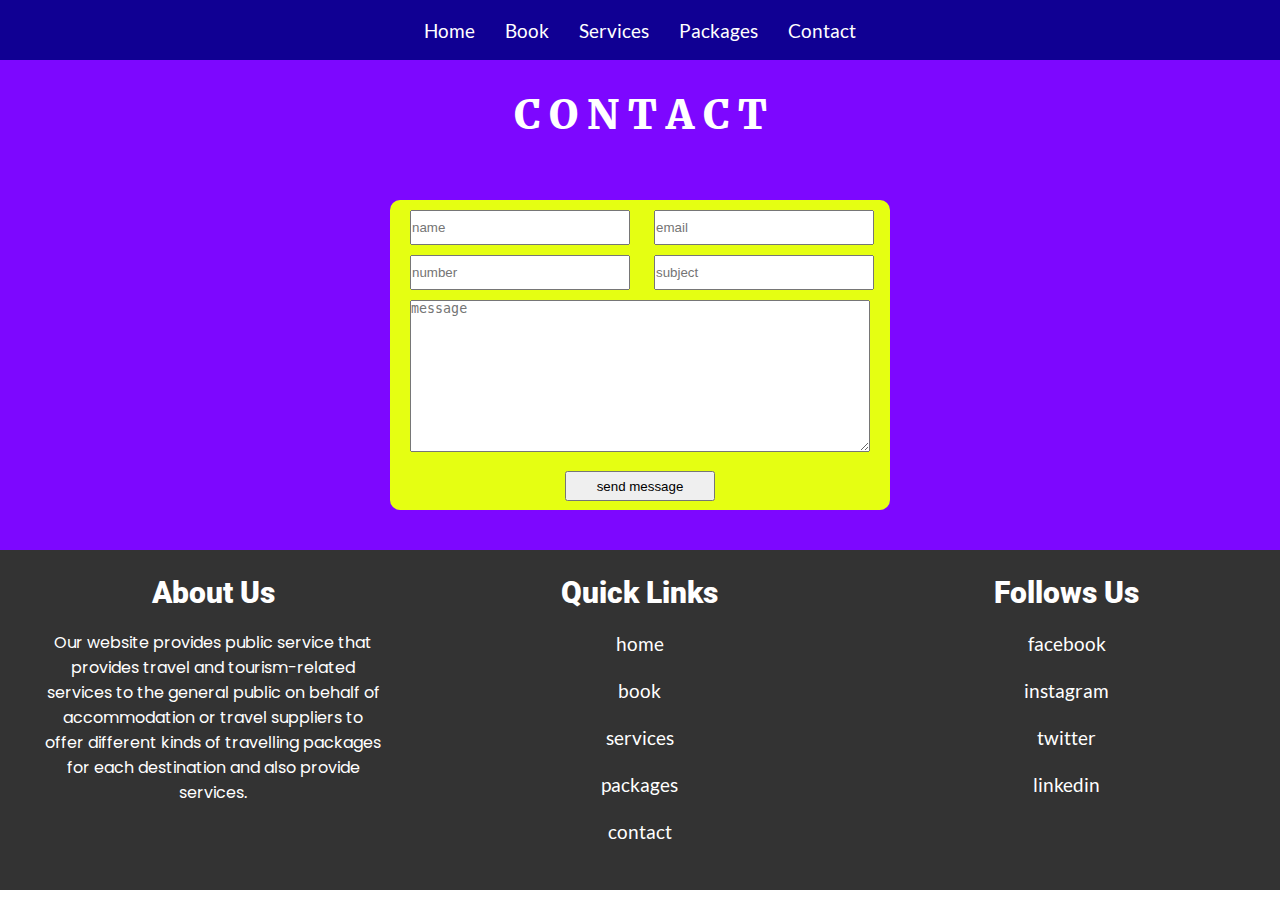
<file: Travel Agency/contact.html>
<!DOCTYPE html>
<html lang="en">
<head>
    <meta charset="UTF-8">
    <meta name="viewport" content="width=device-width, initial-scale=1.0">
    <title>Document</title>
    <link rel="stylesheet" href="styles/contactstyle.css">
</head>
<body>
    
    <section class="contact" id="contact">
    
        <div class="contact-nav-main">
            <div class="contact-nav">
                <li><a class="contact-nav1" href="home.html">home</a></li>
                <li><a class="contact-nav1" href="book.html">book</a></li>
                <li><a class="contact-nav1" href="service.html">services</a></li>
                <li><a class="contact-nav1" href="packages.html">packages</a></li>
                <li><a class="contact-nav1" href="#contact">contact</a></li>
            </div>
        </div>

        <h1 class="heading">
            <span>c</span>
            <span>o</span>
            <span>n</span>
            <span>t</span>
            <span>a</span>
            <span>c</span>
            <span>t</span>
        </h1>

        <div class="row">
            <form action="">
                <div class="inputBox">
                    <input class="text1" type="text" placeholder="name">
                    <input class="text1" type="email" placeholder="email">
                </div>
                <div class="inputBox">
                    <input class="text1" type="number" placeholder="number">
                    <input class="text1" type="text" placeholder="subject">
                </div>
                <textarea class="text2" placeholder="message" name="" id="" cols="59" rows="10"></textarea>
                <input type="submit" class="btn" value="send message">
            </form>
        </div>

        <!-- footer start -->
        <div class="sec3">
            <div class="col1">
                <h1 class="foot-head1">about us</h1>
                <p>Our website provides public service that provides travel and tourism-related services to the general public on behalf of accommodation or travel suppliers to offer different kinds of travelling packages for each destination and also provide services.</p>
            </div>
            <div class="col1">
                <h1 class="foot-head1">quick links</h1>
                <li class="foot-nav1"><a class="foot-nav2" href="homepage.html">home</a></li>
                <li class="foot-nav1"><a class="foot-nav2" href="book.html">book</a></li>
                <li class="foot-nav1"><a class="foot-nav2" href="services.html">services</a></li>
                <li class="foot-nav1"><a class="foot-nav2" href="packages.html">packages</a></li>
                <li class="foot-nav1"><a class="foot-nav2" href="#contact">contact</a></li>
            </div>
            <div class="col1">
                <h1 class="foot-head1">follows us</h1>
                <li class="foot-nav1"><a class="foot-nav2" href="">facebook</a></li>
                <li class="foot-nav1"><a class="foot-nav2" href="">instagram</a></li>
                <li class="foot-nav1"><a class="foot-nav2" href="">twitter</a></li>
                <li class="foot-nav1"><a class="foot-nav2" href="">linkedin</a></li>
            </div>
        </div>

    </section>
    
</body>
</html>
</file>
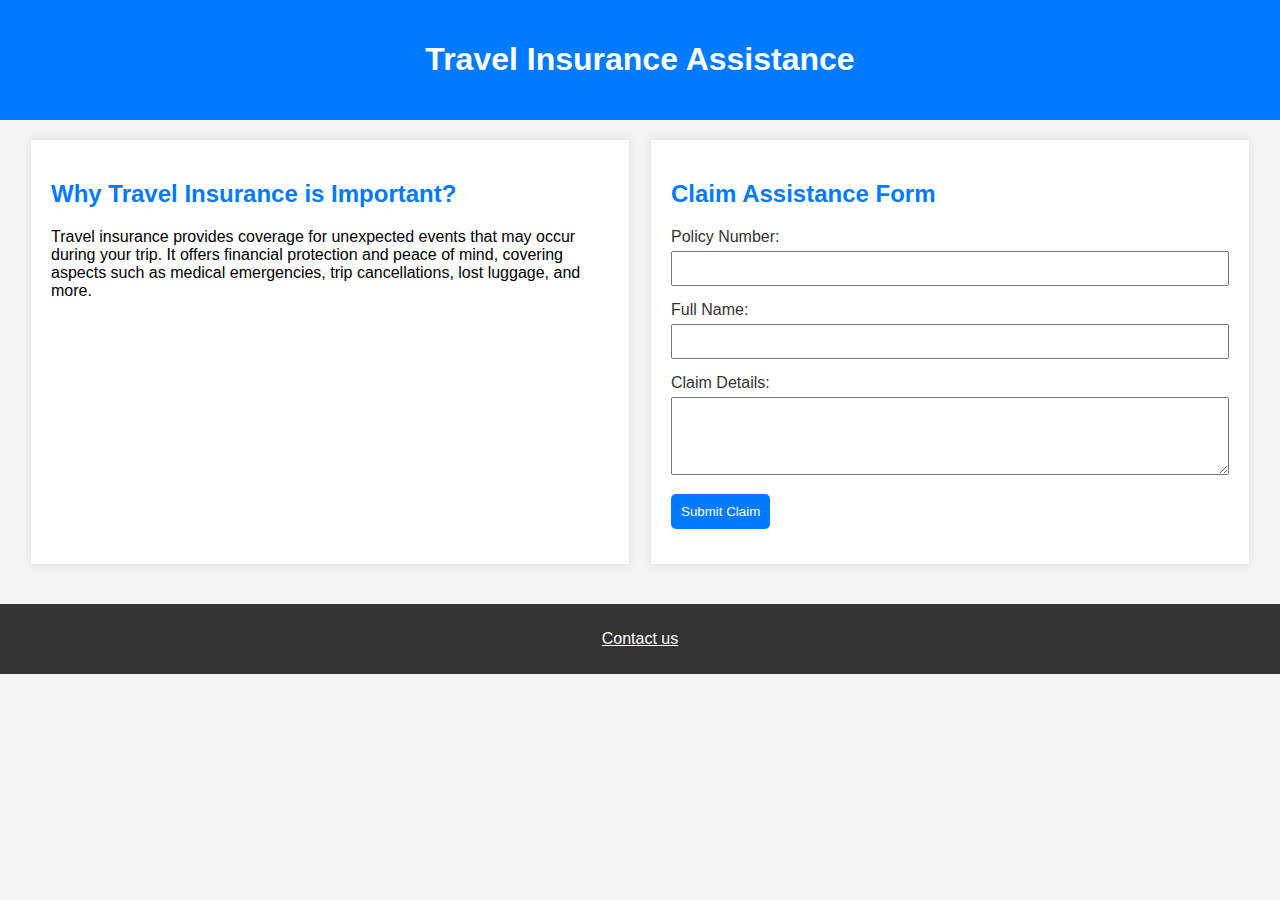
<file: Travel Agency/insurance.html>
<!DOCTYPE html>
<html lang="en">

<head>
    <meta charset="UTF-8">
    <meta name="viewport" content="width=device-width, initial-scale=1.0">
    <title>Travel Insurance Assistance</title>
    <link rel="stylesheet" href="styles/insurancestyle.css">
</head>

<body>
    <header>
        <h1>Travel Insurance Assistance</h1>
    </header>

    <section class="insurance-content">
        <div class="insurance-info">
            <h2>Why Travel Insurance is Important?</h2>
            <p>Travel insurance provides coverage for unexpected events that may occur during your trip. It offers financial protection and peace of mind, covering aspects such as medical emergencies, trip cancellations, lost luggage, and more.</p>
        </div>

        <div class="insurance-form">
            <h2>Claim Assistance Form</h2>
            <form action="#">
                <div class="form-group">
                    <label for="policyNumber">Policy Number:</label>
                    <input type="text" id="policyNumber" name="policyNumber" required>
                </div>

                <div class="form-group">
                    <label for="fullName">Full Name:</label>
                    <input type="text" id="fullName" name="fullName" required>
                </div>

                <div class="form-group">
                    <label for="claimDetails">Claim Details:</label>
                    <textarea id="claimDetails" name="claimDetails" rows="4" required></textarea>
                </div>

                <div class="form-group">
                    <button type="submit">Submit Claim</button>
                </div>
            </form>
        </div>
    </section>

    <footer>
        <p> <a href="contact.html">Contact us </a></p>
    </footer>
</body>

</html>
</file>
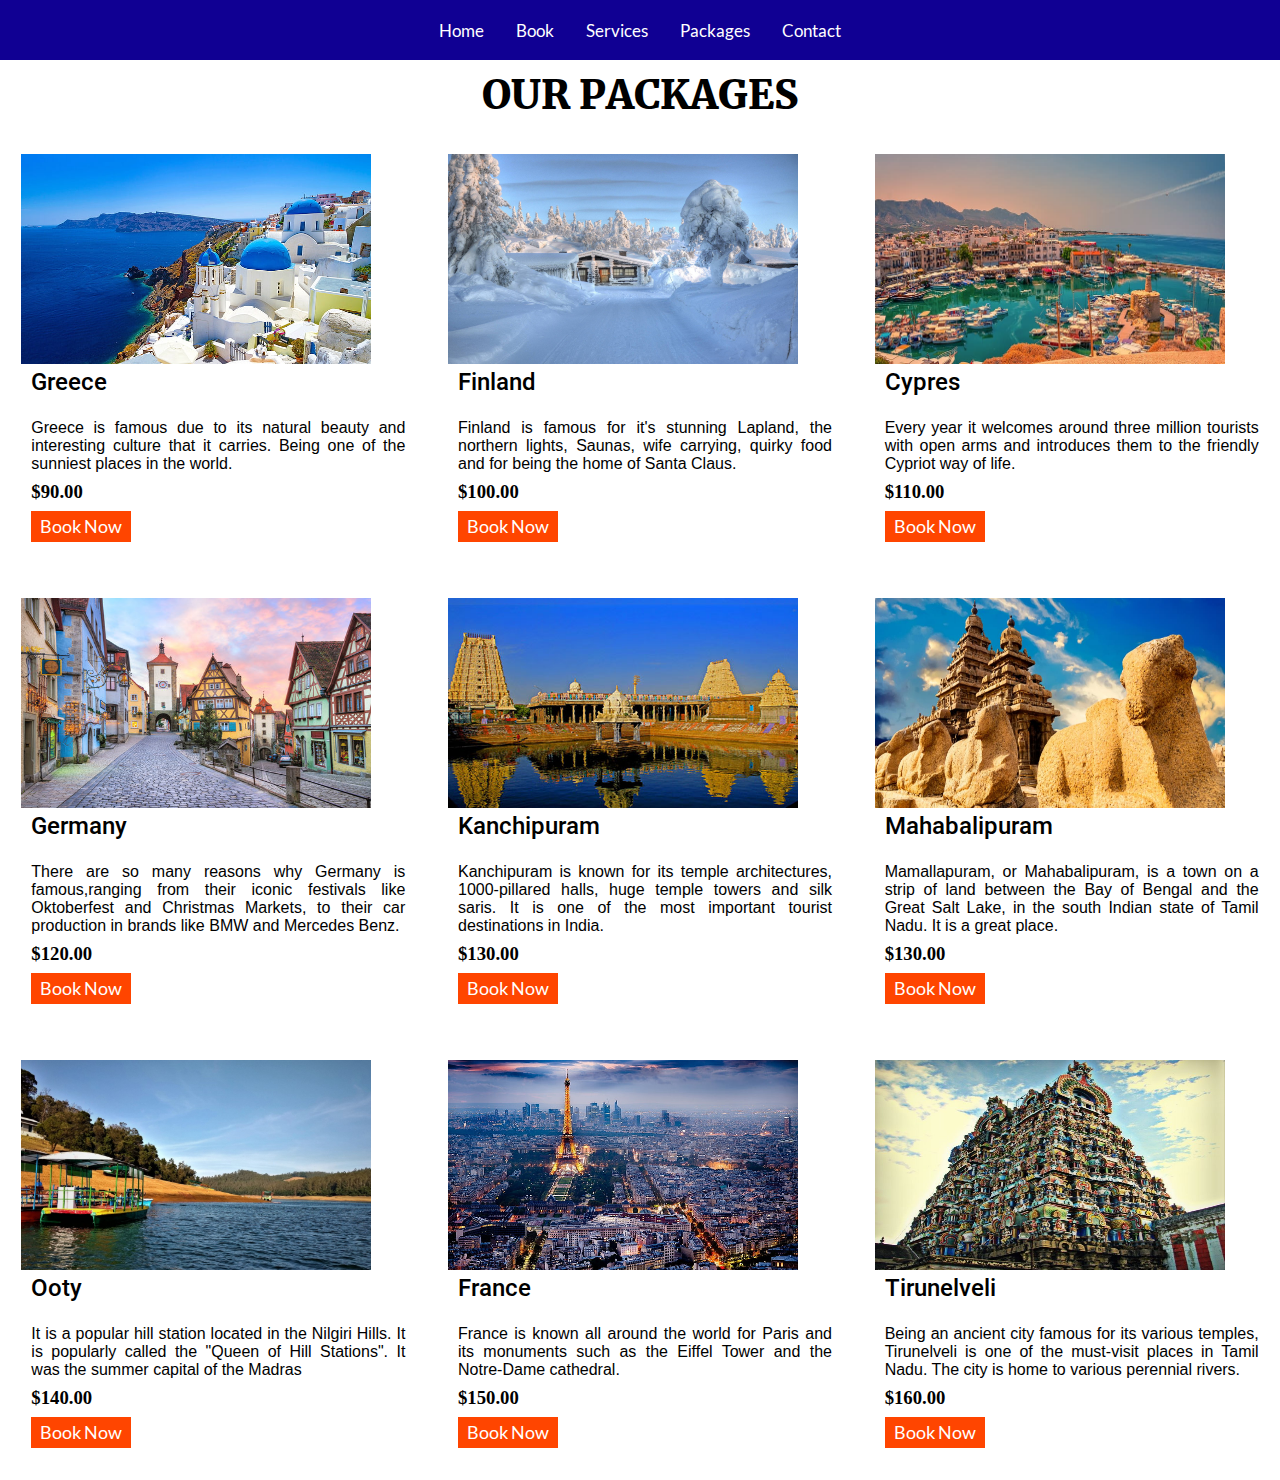
<file: Travel Agency/packages.html>
<!DOCTYPE html>
<html lang="en">
<head>
    <title>Packages</title>
    <link rel="stylesheet" href="styles/pacakagesstyle.css">
</head>
<body>
    <div class="packages-main">

        <div class="packages-nav-main">
            <div class="packages-nav">
                <li><a class="packages-nav1" href="home.html">home</a></li>
                <li><a class="packages-nav1" href="book.html">book</a></li>
                <li><a class="packages-nav1" href="service.html">services</a></li>
                <li><a class="packages-nav1" href="#packages">packages</a></li>
                <li><a class="packages-nav1" href="contact.html">contact</a></li>
            </div>
        </div>

        <div class="packages-section">
            <h1 class="packages-head">our packages</h1>

            <div class="packages-sec1">
                <div class="packages-tour1">
                    <img src="images/greece.jpg" alt="" width="350px" height="210px"> 
                    <h2>greece</h2>
                    
                    <p class="para">Greece is famous due to its natural beauty and interesting culture that it carries. Being one of the sunniest places in the world.</p>
                    <h3>$90.00</h3>
                    <div class="packages-book1"><a href="book.html">book now</a></div>
                </div>
                <div class="packages-tour2">
                    <img src="images/finland.jpg" alt="" width="350px" height="210px"> 
                    <h2>finland</h2>
                    <p class="para">Finland is famous for it's stunning Lapland, the northern lights, Saunas, wife carrying, quirky food and for being the home of Santa Claus.</p>
                    <h3>$100.00</h3>
                    <div class="packages-book1"><a href="book.html">book now</a></div>
                </div>
                <div class="packages-tour3">
                    <img src="images/cypres.jpg" alt="" width="350px" height="210px"> 
                    <h2>cypres</h2>
                    <p class="para">Every year it welcomes around three million tourists with open arms and introduces them to the friendly Cypriot way of life.</p>
                    <h3>$110.00</h3>
                    <div class="packages-book1"><a href="book.html">book now</a></div>
                </div>
                <div class="packages-tour4">
                    <img src="images/germany.jpg" alt="" width="350px" height="210px"> 
                    <h2>germany</h2>
                    <p class="para">There are so many reasons why Germany is famous,ranging from their iconic festivals like Oktoberfest and Christmas Markets, to their car production in brands like BMW and Mercedes Benz.</p>
                    <h3>$120.00</h3>
                    <div class="packages-book1"><a href="book.html">book now</a></div>
                </div>
                <div class="packages-tour5">
                    <img src="images/Kanchipuram.jpg" alt="" width="350px" height="210px"> 
                    <h2>kanchipuram</h2>
                    <p class="para">Kanchipuram is known for its temple architectures, 1000-pillared halls, huge temple towers and silk saris. It is one of the most important tourist destinations in India.</p>
                    <h3>$130.00</h3>
                    <div class="packages-book1"><a href="book.html">book now</a></div>
                </div>
                <div class="packages-tour6">
                    <img src="images/mahabalipuran.jpg" alt="" width="350px" height="210px"> 
                    <h2>mahabalipuram</h2>
                    <p class="para">Mamallapuram, or Mahabalipuram, is a town on a strip of land between the Bay of Bengal and the Great Salt Lake, in the south Indian state of Tamil Nadu. It is a great place.</p>
                    <h3>$130.00</h3>
                    <div class="packages-book1"><a href="book.html">book now</a></div>
                </div>
                <div class="packages-tour7">
                    <img src="images/ooty.jpg" alt="" width="350px" height="210px"> 
                    <h2>ooty</h2>
                    <p class="para">It is a popular hill station located in the Nilgiri Hills. It is popularly called the "Queen of Hill Stations". It was the summer capital of the Madras</p>
                    <h3>$140.00</h3>
                    <div class="packages-book1"><a href="book.html">book now</a></div>
                </div>
                <div class="packages-tour8">
                    <img src="images/francej.jpg" alt="" width="350px" height="210px"> 
                    <h2>france</h2>
                    <p class="para">France is known all around the world for Paris and its monuments such as the Eiffel Tower and the Notre-Dame cathedral.</p>
                    <h3>$150.00</h3>
                    <div class="packages-book1"><a href="book.html">book now</a></div>
                </div>
                <div class="packages-tour9">
                    <img src="images/tirunelveli.jpg" alt="" width="350px" height="210px"> 
                    <h2>tirunelveli</h2>
                    <p class="para"> Being an ancient city famous for its various temples, Tirunelveli is one of the must-visit places in Tamil Nadu. The city is home to various perennial rivers.</p>
                    <h3>$160.00</h3>
                    <div class="packages-book1"><a href="book.html">book now</a></div>
                </div>
            </div>
        </div>
    </div>
</body>
</html>
</file>
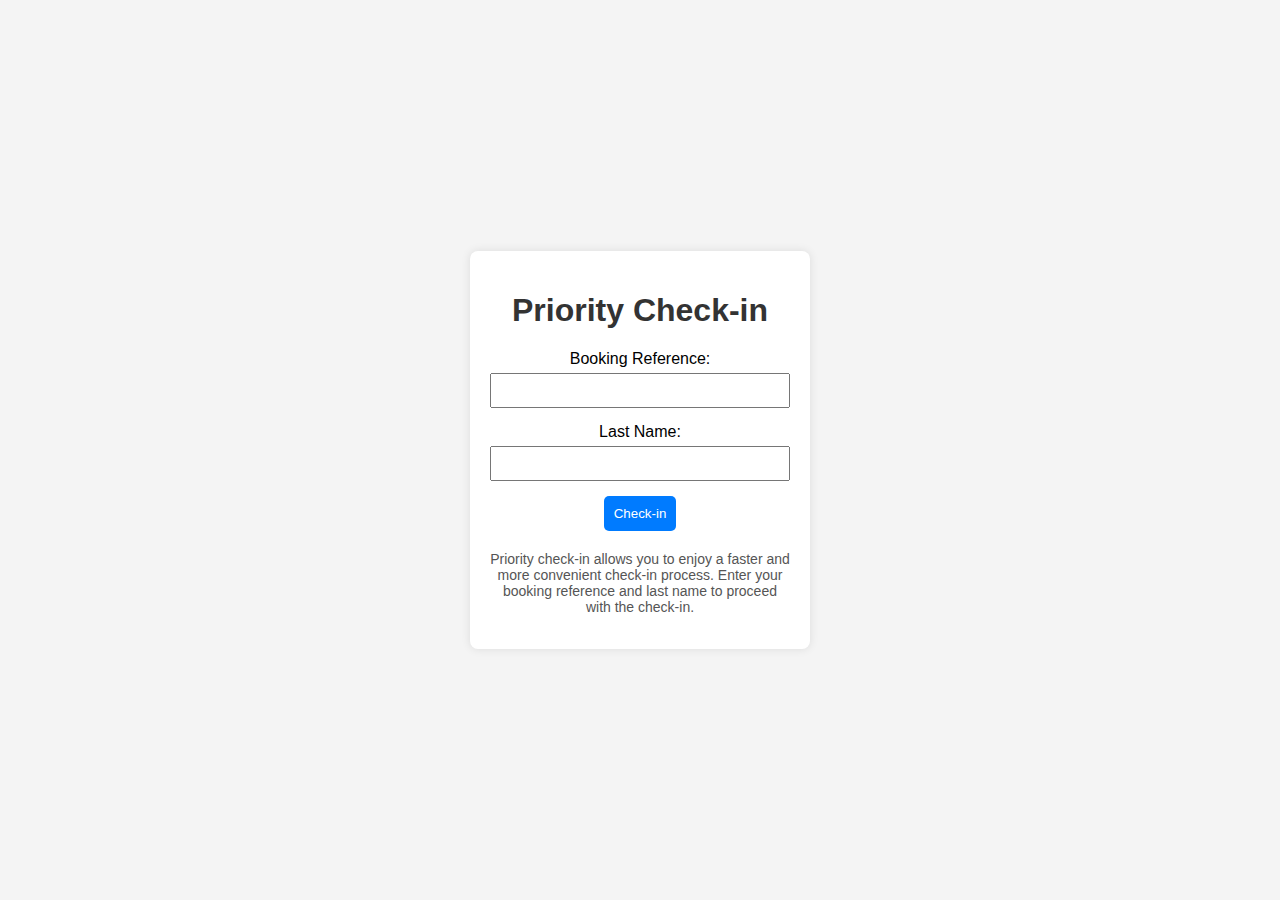
<file: Travel Agency/priority.html>
<!DOCTYPE html>
<html lang="en">

<head>
    <meta charset="UTF-8">
    <meta name="viewport" content="width=device-width, initial-scale=1.0">
    <title>Priority Check-in</title>
    <link rel="stylesheet" href="styles/prioritystyle.css">
</head>

<body>
    <div class="container">
        <div class="checkin-form">
            <h1>Priority Check-in</h1>
            <form action="#">
                <div class="form-group">
                    <label for="bookingReference">Booking Reference:</label>
                    <input type="text" id="bookingReference" name="bookingReference" required>
                </div>

                <div class="form-group">
                    <label for="lastName">Last Name:</label>
                    <input type="text" id="lastName" name="lastName" required>
                </div>

                <div class="form-group">
                    <button type="submit">Check-in</button>
                </div>
            </form>

            <div class="priority-info">
                <p>Priority check-in allows you to enjoy a faster and more convenient check-in process. Enter your booking reference and last name to proceed with the check-in.</p>
            </div>
        </div>
    </div>
</body>

</html>
</file>
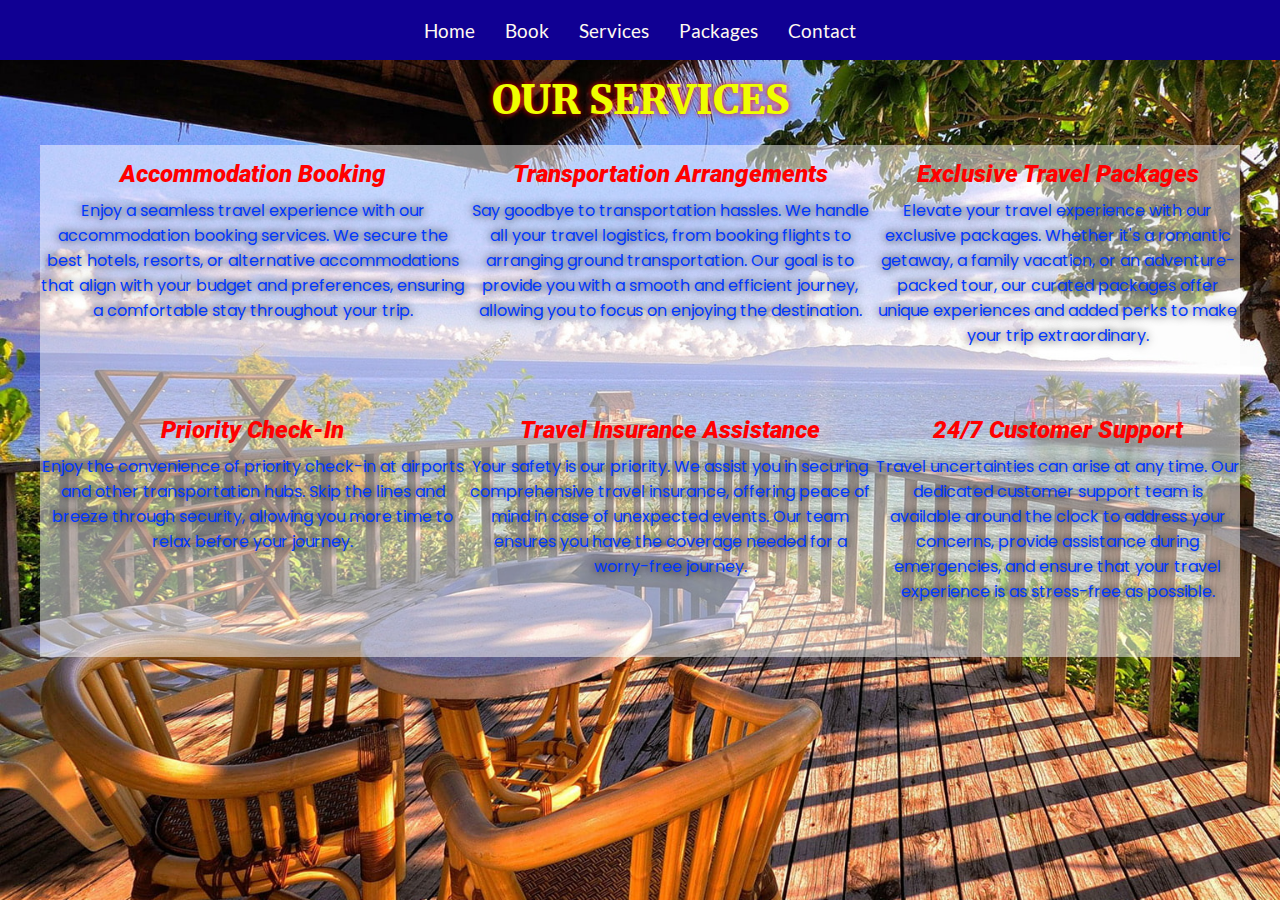
<file: Travel Agency/service.html>
<!DOCTYPE html>

<html lang="en">

<head>

    <title>services</title>
    <link rel="stylesheet" href="styles/servicestyle.css">
</head>

<body>

    <div class="services_main">

        <div class="services-nav-main">
            <div class="services-nav">
                <li><a class="services-nav1" href="home.html">home</a></li>
                <li><a class="services-nav1" href="book.html">book</a></li>
                <li><a class="services-nav1" href="#service">services</a></li>
                <li><a class="services-nav1" href="packages.html">packages</a></li>
                <li><a class="services-nav1" href="contact.html">contact</a></li>
            </div>
        </div>

        <h1>our services</h1>
        

        <div class="services-section">

            <a href="book.html"><div class="services-sec1">
                <div class="services-sec1-style">Accommodation Booking</div>
                <p>Enjoy a seamless travel experience with our accommodation booking services. We secure the best hotels, resorts, or alternative accommodations that align with your budget and preferences, ensuring a comfortable stay throughout your trip.</p>
            </div></a>

            <a href="transport.html"><div class="services-sec1 services-sec2">
                <div class="services-sec1-style">Transportation Arrangements </div>
                <p>Say goodbye to transportation hassles. We handle all your travel logistics, from booking flights to arranging ground transportation. Our goal is to provide you with a smooth and efficient journey, allowing you to focus on enjoying the destination.</p>
            </div></a>


            <a href="packages.html"><div class="services-sec1">
                <div class="services-sec1-style">Exclusive Travel Packages</div>
                <p> Elevate your travel experience with our exclusive packages. Whether it's a romantic getaway, a family vacation, or an adventure-packed tour, our curated packages offer unique experiences and added perks to make your trip extraordinary.</p>
            </div></a>

           <a href="priority.html"> <div class="services-sec1">
                <div class="services-sec1-style">Priority Check-In</div>
                <p>Enjoy the convenience of priority check-in at airports and other transportation hubs. Skip the lines and breeze through security, allowing you more time to relax before your journey.</p>
            </div></a>

            <a href="insurance.html"><div class="services-sec1">
                <div class="services-sec1-style">Travel Insurance Assistance</div>
                <p>Your safety is our priority. We assist you in securing comprehensive travel insurance, offering peace of mind in case of unexpected events. Our team ensures you have the coverage needed for a worry-free journey.</p>
            </div></a>

            <a href="contact.html"><div class="services-sec1">
                <div class="services-sec1-style">24/7 Customer Support</div>
                <p>Travel uncertainties can arise at any time. Our dedicated customer support team is available around the clock to address your concerns, provide assistance during emergencies, and ensure that your travel experience is as stress-free as possible.</p>
            </div></a>

        </div>
        

    </div>

</body>

</html>
</file>
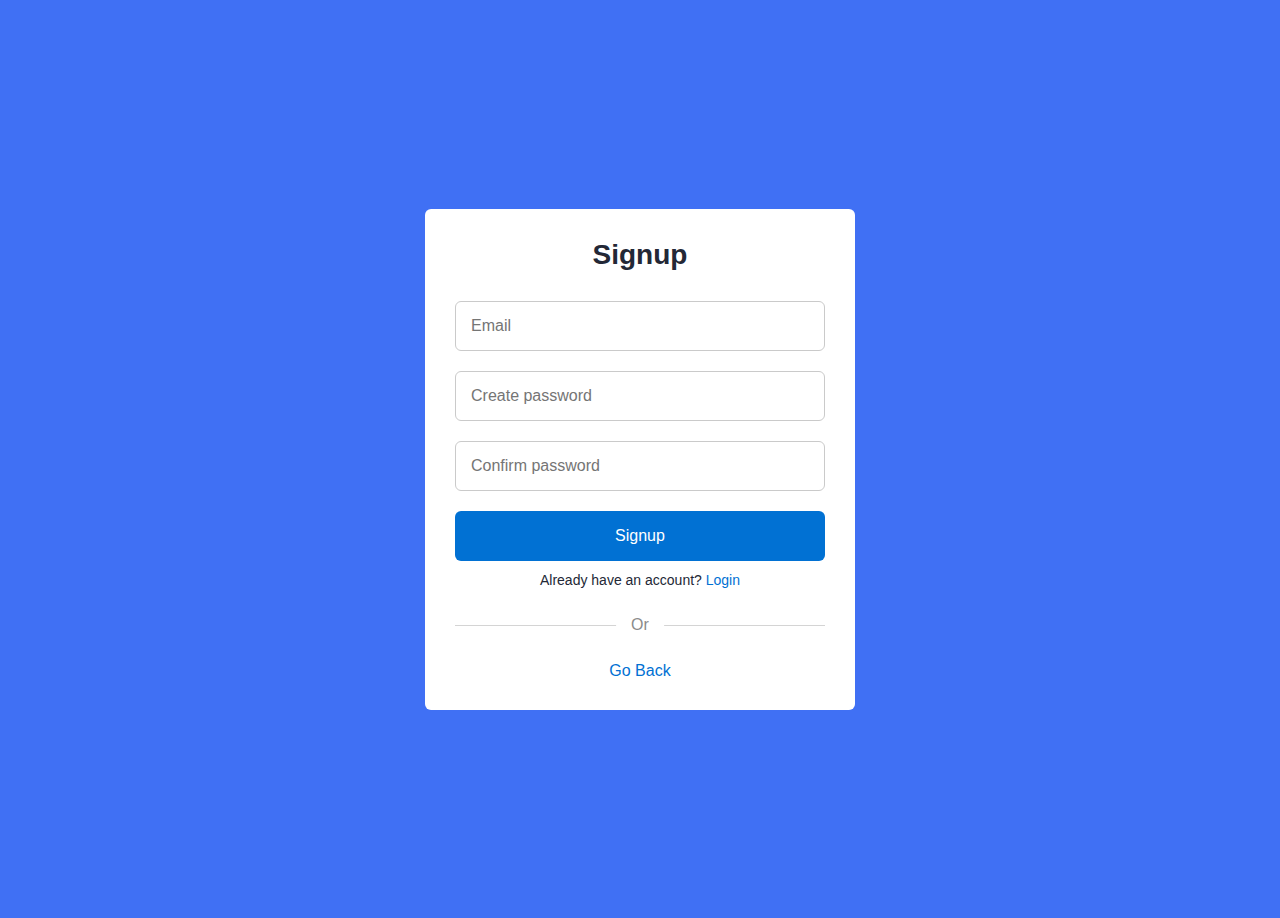
<file: Travel Agency/signup.html>
<!DOCTYPE html>
<html lang="en">

<head>
    <title>Signup Page</title>
    <link rel="stylesheet" href="styles/signup.css">
</head>

<body>
    <section class="container forms">
        <div class="form signup">
            <div class="form-content">
                <header>Signup</header>
                <form action="#">
                    <div class="field input-field">
                        <input type="email" placeholder="Email" class="input">
                    </div>

                    <div class="field input-field">
                        <input type="password" placeholder="Create password" class="password">
                    </div>

                    <div class="field input-field">
                        <input type="password" placeholder="Confirm password" class="password">
                        <i class='bx bx-hide eye-icon'></i>
                    </div>

                    <div class="field button-field">
                        <button>Signup</button>
                    </div>
                </form>

                <div class="form-link">
                    <span>Already have an account? <a href="#" class="link login-link">Login</a></span>
                </div>
            </div>

            <div class="line"></div>

            <div class="go-back-link">
                <a href="home.html" class="link">Go Back</a>
            </div>
        </div>
    </section>
</body>

</html>
</file>
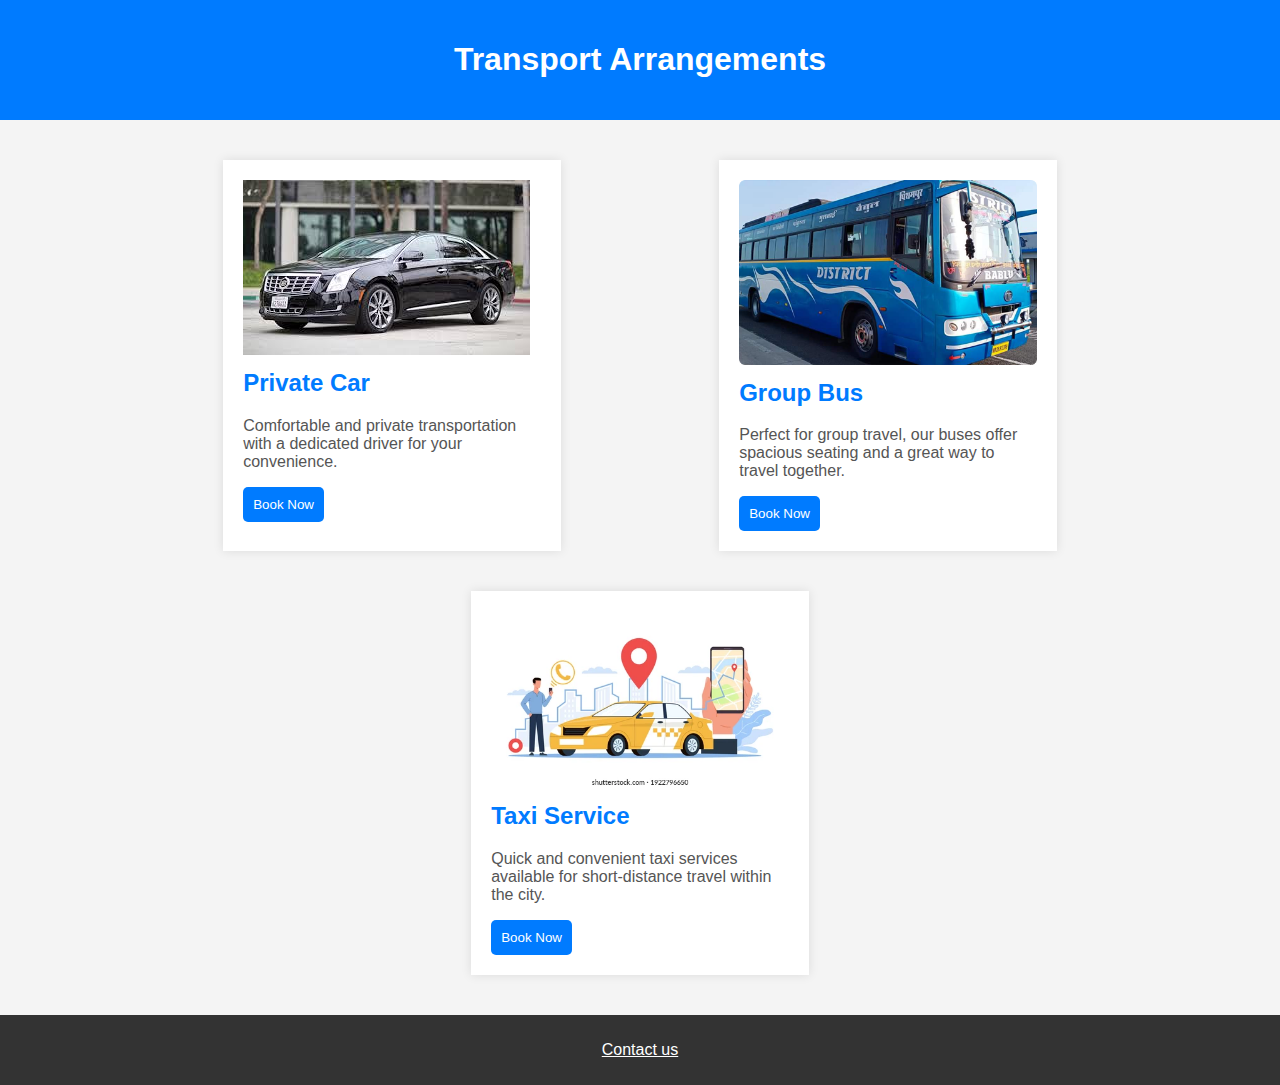
<file: Travel Agency/transport.html>
<!DOCTYPE html>
<html lang="en">

<head>
    <meta charset="UTF-8">
    <meta name="viewport" content="width=device-width, initial-scale=1.0">
    <title>Transport Arrangements</title>
    <link rel="stylesheet" href="styles/transportstyle.css">
</head>

<body>
    <header>
        <h1>Transport Arrangements</h1>
    </header>

    <section class="transport-content">
        <div class="transport-options">
            <div class="transport-option">
                <img src="images/priv.jpg" alt="Car">
                <h2>Private Car</h2>
                <p>Comfortable and private transportation with a dedicated driver for your convenience.</p>
                <button class="book-button">Book Now</button>
            </div>

            <div class="transport-option">
                <img src="images/bus.png" alt="Bus">
                <h2>Group Bus</h2>
                <p>Perfect for group travel, our buses offer spacious seating and a great way to travel together.</p>
                <button class="book-button">Book Now</button>
            </div>

            <div class="transport-option">
                <img src="images/taxi.webp" alt="Taxi">
                <h2>Taxi Service</h2>
                <p>Quick and convenient taxi services available for short-distance travel within the city.</p>
                <button class="book-button">Book Now</button>
            </div>
        </div>
    </section>

    <footer>
        <p> <a href="contact.html">Contact us</a></p>
    </footer>
</body>

</html>
</file>
<file: Biography/style/style.css>
*
{
    margin: 0px;
    padding: 0px;
}

.heading
{
    text-transform: capitalize;
    text-align: center;
}

span
{
    text-transform: uppercase;
}

.born-in
{
    text-align: center;
    margin-top: 10px;
}

.main
{
    width: 100%;
    height: 561px;
    margin-top: 10px;
    background-color: aqua;
    display: flex;
}

.main-part1
{
    width: 60%;
    height: 561px;
    background-color: rgb(90, 93, 95);
    display: flex;
    align-items: center;
    justify-content: center;
}

.main-part2
{
    width: 40%;
    height: 561px;
    background-color: rgb(183, 0, 255);
    background-image: url('../images/APJ-2008.webp');
    background-repeat: no-repeat;
    background-size: cover;
}

.para
{
    width: 700px;
    height: 100px;
    text-align: center;
    font-size: 30px;
    text-transform: capitalize;
    color: white;
}

.biography
{
    width: 100%;
    height: 400px;
    background-color: black;
    padding: 30px 0px;
}

h2
{
    font-size: 28px;
    text-transform: uppercase;
    text-align: center;
    color: white;
    font-weight: normal;
}

.bio-para
{
    width: 80%;
    color: white;
    text-align: justify;
    margin: auto;
    margin-top: 80px;
    font-size: 20px;
}
</file>
<file: Login page/Style/style.css>
*
{
    margin: 0px;
    padding: 0px;
    font-family: sans-serif;
}

.main
{
    width: 100%;
    height: 657px;
    background-color: #e4308bcc;
    display: flex;
    justify-content: center;
    align-items: center;
    background-image: url('../Images/resort.jpg');
    background-size: cover;
}

.login-page
{
    width: 35%;
    height: 500px;
    background-color: rgb(0, 0, 0,0.8);
    border-radius: 20px;
}

.login-heading
{
    text-transform: uppercase;
    text-align: center;
    font-weight: lighter;
    margin: 10px 0px;
    color: antiquewhite;
    text-shadow: 2px 0px 4px red;
    font-size: 30px;
}

.info
{
    width: 100%;
    height: 410px;
    display: flex;
    justify-content: center;
}

.login-details
{
    width: 90%;
    height: 410px;
}

input
{
    width: 100%;
    height: 40px;
    border-radius: 10px;
    border: none;
    font-size: 18px;
}

.login-info
{
    font-size: 20px;
    padding-bottom: 5px;
    margin-top: 10px;
    color: white;
}

.captch
{
    width: 120px;
    height: 45px;
    background-color: blue;
    margin: 20px 10px;
    border-radius: 5px;
}

.login
{
    width: 120px;
    height: 45px;
    background-color: orangered;
    margin: auto;
    display: flex;
    justify-content: center;
    align-items: center;
    border-radius: 10px;
    color: white;
}


h3
{
    text-transform: capitalize;
    font-weight: lighter;
}

.login-decoration
{
    text-decoration: none;
    color: white;
    transition: font-size 0.5s;
}

.login-decoration:hover
{
    font-size: 18px;
}

a
{
    color: white;
}

p
{
    font-size: 18px;
    margin-top: 20px;
    color: white;
}
</file>
<file: Amazon Clone/Style/style.css>
*
{
    margin: 0px;
    border: border-box;
    font-family: Arial,sans-serif;
}

.navbar
{
    height: 60px;
    background-color: #0F1111;
    color: white;
    display: flex;
    align-items: center;
    justify-content: space-evenly;
}

.nav-logo
{
    width: 100px;
    height: 50px;
}

.logo
{
    width: 100%;
    height: 50px;
    background-image: url('../Images/amazon_logo.png');
    background-size: cover;
}

.border
{
    border: 1.5px solid transparent;
}

.border:hover
{
    border: 1.5px solid white;
}

.add-first
{
    color: #CCCCCC;
    font-size: 0.85rem;
    margin-left: 17px;
}

.add-icon
{
    display: flex;
    align-items: center;
}

.add-second
{
    font-size: 1rem;
}

.nav-search
{
    display: flex;
    background-color: aqua;
    width: 620px;
    height: 40px;
    border-radius: 3px;
    justify-content: space-evenly;
}

.search-select
{
    background-color: #f3f3f3;
    width: 50px;
    text-align: center;
    border-top-left-radius: 4px;
    border-bottom-left-radius: 4px;
    border: none;
}

.search-input
{
    width: 100%;
    font-size: 1rem;
    border: none;
}

.search-icon
{
    width: 45px;
    display: flex;
    justify-content: center;
    align-items: center;
    background-color: rgb(255,174,0);
    border-top-right-radius: 4px;
    border-bottom-right-radius: 4px;
    color: #0F1111;
}

span
{
    font-size: 0.7rem;

}

.nav-second
{
    font-size: 0.85rem;
    font-weight: 700;
}

.nav-search:hover
{
    border: 2px solid orange;
}

.cart
{
    font-size: 0.85rem;
    font-weight: 700;
}

.panel-list
{
    list-style: none;
    display: inline;
    margin-left: 10px;
}

.panel-links
{
    text-decoration: none;
    color: rgb(255, 255, 255);
}

.panel
{
    text-transform: capitalize;
    height: 40px;
    background-color: #222f3d;
    display: flex;
    color: white;
    align-items: center;
    justify-content: space-evenly;
}

.panel-ops
{
    width: 70%;
    font-size: 0.85rem;
}

.panel-deals
{
    font-size: 0.9rem;
    font-weight: 700;
}

.hero-section
{
    height: 350px;
    background-image: url('../Images/hero_image.jpg');
    background-size: cover;
    display: flex;
    justify-content: center;
    align-items: flex-end;
}

.hero-msg
{
    height: 40px;
    background-color: white;
    display: flex;
    justify-content: center;
    align-items: center;
    font-size: 0.85rem;
    width: 90%;
    margin-bottom: 25px;
}

.hero-link
{
    color: #007185;
    text-decoration: none;
}

.shop-section
{
    display: flex;
    flex-wrap: wrap;
    justify-content: space-evenly;
    background-color: #e2e7e9;
}

.box
{
    /* border: 2px solid black; */
    width: 23%;
    height: 380px;
    background-color: white;
    padding: 20px 0px 15px;
    margin-top: 15px;
}

.box-image
{
    background-image: url('../Images/box1_image.jpg');
    height: 300px;
    background-size: cover;
    margin-top: 1rem;
    margin-bottom: 1rem;
}

.box-content
{
    margin-left: 1rem;
    margin-right: 1rem;
}

.box-content p
{
    color: #007185;
}

footer
{
    margin-top: 15px;
}

.foot-panel
{
    background-color: #37475a;
    color: white;
    height: 50px;
    display: flex;
    justify-content: center;
    align-items: center;
    font-size: 0.85rem;
}

.foot-panel2
{
    background-color: #222f3d;
    color: white;
    height: 300px;
    display: flex;
    justify-content: space-evenly;
}

ul
{
    margin-top: 30px;
}

li
{
    list-style: none;
    margin-top: 10px;
}

.foot-lists
{
    color: #dddddd;
    text-decoration: none;
    font-size: 0.85rem;
}

.foot-panel3
{
    background-color: #222f3d;
    border-top: 2px solid #37475a;
    height: 70px;
    display: flex;
    justify-content: center;
    align-items: center;
}

.logo
{
    width: 100px;
    height: 50px;
    background-image: url('../Images/amazon_logo.png');
    background-size: cover;
}

.condition-lists
{
    color: white;
    text-decoration: none;
    padding-left: 10px;
}

.foot-panel4
{
    background-color: #0F1111;
    color: white;
    height: 80px;
    text-align: center;
}

.pages
{
    padding-top: 25px;
    font-size: 0.7rem;
}

.copy-right
{
    padding-top: 5px;
    font-size: 0.7rem;
}
</file>
<file: Coffee shop/Style/style.css>
*
{
    margin: 0;
    padding: 0;
}

.navbar
{
    width: 100%;
    height: 90px;
    background-color: #242121;
    display: flex;
    align-items: center;
    justify-content: space-between;
}

.nav-sec1
{
    font-size: 42px;
    color: white;
    text-transform: capitalize;
    padding: 0px 30px ;
    font-weight: bolder;
}

.nav-sec2
{
    font-size: 20px;
    text-transform: capitalize;
    display: flex;

}

.nav-sec2 li
{
    list-style: none;
    padding: 0px 15px;
}

.nav-sec2 li a
{
    text-decoration: none;
    color: white;
}

span
{
    color: #F76D37;
}

.main-sec
{
    width: 100%;
    height: 567px;
    background-image: url('../Images/banner-bg.png');
    background-repeat: no-repeat;
    background-size: cover;
}

.main-sec1
{
    width: 1150px;
    height: 560px;
    margin: auto;
}

h2
{
    font-size: 50px;
    text-transform: capitalize;
    padding-top: 120px;
    font-weight: lighter;
    color: #252525;
}

.main-heading
{
    font-size: 60px;
    color: white;
    text-transform: capitalize;
    padding-top: 15px;
}

p
{
    font-size: 20px;
    color: rgb(255, 255, 255);
    text-transform: capitalize;
    padding-top: 10px;
}

.main-sec-button
{  
    width: 150px;
    height: 38px;
    background-color: #242121;
    margin: 20px 0px;
    font-size: 20px;
    text-align: center;
    padding-top: 12px;
}

.main-sec-button:hover
{  
    background-color: orangered;
    transition: 0.5s ,main-sec-button;
}

.main-sec-button a
{
    text-decoration: none;
    color: white;
    text-transform: capitalize;
}

.about-us
{
    width: 100%;
    height: 630px;
    display: flex;
    align-items: flex-end;
    justify-content: space-evenly;
}

.about-us-sec1
{
    width: 570px;
    height: 540px;
}

.about-us-sec2
{
    width: 570px;
    height: 540px;
}

.about-us-head
{
    font-size: 35px;
    text-transform: uppercase;
    font-weight: bold;
    margin-top: 170px;
    color: #F76D37;
}

.about-us-para1
{
    font-size: 18px;
    font-weight: lighter;
    margin-top: 10px;
    color: black;
}

.about-us-para2
{
    font-size: 18px;
    font-weight: lighter;
    color: black;
}

.about-sec-button
{  
    width: 150px;
    height: 38px;
    background-color: #242121;
    margin: 20px 0px;
    font-size: 20px;
    text-align: center;
    padding-top: 12px;
    margin-top: 30px;
}

.about-sec-button a
{  
   text-decoration: none;
   color: white;
   text-transform: capitalize;
}

.our-gallery
{
    width: 100%;
    height: 1500px;
}

.our-gallery-head
{
    font-size: 40px;
    text-transform: capitalize;
    color: #F76D37;
    text-align: center;
    padding-top: 60px;
    font-weight: bolder;
}

.our-gallery-para1
{
    text-align: center;
    padding-top: 30px;
}

.our-gallery-seemore
{
    width: 170px;
    height: 38px;
    background-color: #252525;
    margin: 20px 585px;
    font-size: 20px;
    text-align: center;
    padding-top: 12px;
    text-transform: capitalize;
    
}

.our-gallery-seemore a
{
    text-decoration: none;
    color: white;
}

.our-gallery-cols
{
    width: 100%;
    height: 1275px;
    display: grid;
    grid-template-columns: auto auto auto;
}

.our-gallery-col1
{
    width: 380px;
    height: 385px;
    background-color: rgb(212, 29, 29);
    margin-top: 40px;
    margin-left: 34px;

}

.our-services
{
    width: 100%;
    height: 570px;
    display: flex;
    align-items: center;
    background-image: url('../Images/services-bg.png');
    background-size: cover;
    background-repeat: no-repeat;
    background-attachment: fixed;
}

.our-services-sec1
{
    width: 100%;
    height: 400px;
}

.our-services-head
{
    color: white;
    text-transform: capitalize;
    font-size: 40px;
    text-align: center;
}

.our-services-para
{
    color: white;
    text-transform: capitalize;
    text-align: center;
    padding: 30px 0px;
}

.our-services-cols
{
    width: 100%;
    height: 250px;
    display: flex;
    justify-content: space-evenly;
}

.our-services-col1
{
    width: 350px;
    height: 250px;
    background-color: #F76D37;
    display: flex;
    flex-direction: column;
    align-items: center;
    justify-content: center;
    transition: 0.5s;
}

.our-services-col1:hover
{
    background-color: white;
    color: #F76D37;
}

.our-services-img
{
    padding-bottom: 15px;
}

.our-services-head1
{
    text-align: center;
    font-size: 28px;
}

.our-services-para1
{
    font-size: 14px;
}

.contact
{
    width: 100%;
    height: 717px;
    /* background-color: rgb(12, 236, 4); */
}

.contact-head
{
    font-size: 40px;
    text-align: center;
    color: #F76D37;
    padding-top: 90px;
}

.form-sec
{
    width: 100%;
    height: 500px;
    /* background-color: rgb(0, 183, 255); */
    margin-top: 80px;
    display: flex;
    justify-content: center;
}

.form-sec1
{
    width: 670px;
    height: 500px;
    background-color: rgb(255, 0, 0);
    display: flex;
    align-items: center;
    justify-content: center;
    background-image: url('../Images/img-9.png');
    background-repeat: no-repeat;
    background-size: cover;
}

form
{
    display: flex;
    flex-direction: column;
}

input
{
    width: 400px;
    height: 40px;
    margin: 20px;
    border-radius: 20px;
    border: none;
    padding: 0px 20px;
    font-size: 20px;
}

textarea
{
    margin: 20px;
    border-radius: 20px;
    border: none;
    padding: 0px 20px;
    font-size: 15px;
    padding: 30px 20px;
    font-size: 25px;
}

.footer
{
    width: 100%;
    height: 375px;
    background-color: #252525;
    margin-top: 5px;
    display: flex;
    align-items: center;
    justify-content: center;
}

.footer-col1
{
    width: 285px;
    height: 185px;
}

.footer-head
{
    font-size: 28px;
    text-transform: capitalize;
    color: white;
}

.footer-para
{
    padding-top: 20px;
    font-size: 19px;
}

li
{
    list-style: none;
    padding: 2px 0px;
}

a
{
    text-decoration: none;
    color: white;
    font-size: 17px;
    text-transform: capitalize;
}

.footer-pad
{
    margin-top: 20px;
}

.footer-small-email
{
    text-transform: lowercase;
    color: white;
}

button
{
    width: 100px;
    height: 40px;
    margin-left: 190px;
    font-size: 18px;
    text-transform: capitalize;
    border: none;
    border-radius: 10px;
    transition: 0.5s;
}

button:hover
{
    color: white;
    background-color: #F76D37;
}


@media screen and (max-width: 1250px) {
    .navbar
    {
        width: 1300px;
    }
    
}
</file>
<file: Netflix Clone/style/style.css>
*
{
    margin: 0px;
    padding: 0px;
}

body
{
    background-color: #232323;
}

/* home section start */

.hero-section
{
    width: 100%;
    height: 700px;
    background-image: url('../images/home-bg.jpg');
    background-size: cover;
}

.nav-struct
{
    display: flex;
    justify-content: center;
}

.navbar
{
    width: 80%;
    height: 90px;
    display: flex;
    justify-content: space-between;
}

.nav-list
{
    display: flex;
    
    align-items: center;

}

.language
{
    width: 135px;
    height: 35px;
    margin-right: 20px;
    border-radius: 4px;
    display: flex;
    justify-content: center;
    align-items: center;
}

select
{
    width: 135px;
    height: 35px;
    text-align: center;
    background-color: rgba(0, 0, 0,0.0);
    border: 1px solid white;
    color: white;
}

.language-para
{
    text-transform: capitalize;
    font-size: 1.2rem;
}

.sign-up-button
{
    width: 70px;
    height: 35px;
    background-color: #e50914;
    text-align: center;
    font-size: 1.12rem;
    text-transform: capitalize;
    border-radius: 4px;
    display: flex;
    justify-content: center;
    align-items: center;
    color: white;
}

.sign-up-style
{
    text-decoration: none;
}

.hero-banner
{
    width: 100%;
    height: 610px;
    display: flex;
    justify-content: center;
    align-items: center;
}

.head-para
{
    width: 70%;
    height: 240px;
    text-transform: capitalize;
    color: white;
    display: flex;
    flex-direction: column;
    justify-content: center;
    align-items: center;
}

.heading
{
    font-size: 2.5rem;
    font-weight: bolder;
    margin-bottom: 10px;
}

.paragraph
{
    font-size: 1.6rem;
    font-weight: bolder;
    margin-bottom: 20px;
    font-weight: normal;
}

.hero-link
{
    text-decoration: none;
    color: white;
    margin-left: 10px;
}

.email-search
{
    width: 374px;
    height: 55px;
    border-radius: 3px;
    border: 1px solid white;
    background-color: rgba(0, 0, 0,0.0);
    color: white;
    font-size: 1.2rem;
    padding-left: 13px;
}

.hero-button
{
    width: 200px;
    height: 55px;
    background-color: #e50914;
    border-radius: 3px;
    display: flex;
    align-items: center;
    justify-content: center;
    font-size: 1.5rem;
}

.email-add
{
    display: flex;
    align-items: center;
}
/* home section end */

/* sections start */

.sections
{
    width: 100%;
    height: 530px;
    background-color: black;
    margin-top: 8px;
}

.style
{
    display: flex;
    justify-content: center;
    align-items: center;
}

.image-info
{
    width: 75%;
    height: 385px; 
    display: flex;
}

.info
{
    width: 50%;
    height: 385px;
    display: flex;
    flex-direction: column;
    justify-content: center;
    color: white;
}

.head-style
{
    font-size: 3rem;
    margin-bottom: 15px;
}

.para
{
    font-size: 1.6rem;
    font-weight: normal;
}

.image
{
    width: 50%;
    height: 385px;
    background-image: url('../images/home-tv.jpg');
    background-repeat: no-repeat;
    background-size: contain;
    display: flex;
    flex-direction: column;
    align-items: center;
    
}

video
{
    margin-top: 44px;
    margin-right: 5px;
}

.img1
{
    background-image: url('../images/mobile-0819.jpg');
    display: flex;
    justify-content: flex-end;
}

.sphead
{
    font-size: 3.5rem;
}

.stranger-head
{
    color: white;
}

.download
{
    width: 255px;
    height: 100px;
    background-color: black;
    display: flex;
    justify-content: space-between;
    align-items: center;
    border: 2px solid rgb(102, 100, 100);
    border-radius: 12px;
    margin-bottom: 32px;
}

.stranger
{
    display: flex;
    align-items: center;
    padding-left: 10px;
}

.buton
{
    padding-right: 10px;
}

.img2
{
    background-image: url('../images/home-imac.jpg');
}

.img3
{
    background-image: url('../images/child.png');
}
/* sections end */

.section1
{
    width: 100%;
    height: 900px;
    background-color: black;
    margin-top: 8px;
    display: flex;
    justify-content: center;
    align-items: center;
}

.main
{
    width: 80%;
    height: 780px;
}

.main-head
{
    font-size: 2.8rem;
    text-align: center;
    color: white;
}

.main-rows
{
    width: 97.2%;
    height: 85px;
    background-color: #2d2d2d;
    margin: 8px 0px;
    color: white;
}

.main-rows:hover
{
    background-color: #414141;
  
}

.main-que-rows
{
    margin-top: 24px;
}

.main-rows
{
    display: flex;
    align-items: center;
    font-size: 1.8rem;
    padding-left: 30px;
}

.main-email1
{
    display: flex;
    flex-direction: column;
    justify-content: center;
    align-items: center;
    padding-top: 35px;
    color: white;
}

.email-add1
{
    display: flex;
    align-items: center;
}

.footer
{
    width: 100%;
    height: 430px;
    background-color: black;
    margin-top: 8px;
    display: flex;
    justify-content: center;
    align-items: center;
    color: white;
}

.footer-main
{
    width: 80%;
    height: 270px;
    padding-left: 40px;
}

.footer-part2
{
    width: 100%;
    height: 140px;
    display: grid;
    grid-template-columns: auto auto auto auto;
    margin-top: 20px;
}

.footer-part3
{
    margin-top: 12px;
}

.footer-part4
{
    margin-top: 30px;
}

.footer-para
{
    font-size: 0.95rem;
    text-decoration: underline;
    font-weight: normal;
}
</file>
<file: Transport services/Style/style.css>
*
{
    margin: 0;
    padding: 0;
    box-sizing: border-box;
}

/* top info start */

.top-info
{
    width: 100%;
    background-color: #04233b;
    display: flex;
    align-items: center;
    justify-content: space-between;
    padding: 15px 15px;
    text-transform: capitalize;
    color: white;
    font-size: 17px;
}

#email-small
{
    text-transform: lowercase;
}

.logo-style
{
    display: flex;
}

.top-info-img
{
    margin: 0px 6px;
    background-color: white;
    border-radius: 50%;
}

/* top info end */

/* navbar start */

.navbar
{
    width: 100%;
    display: flex;
    align-items: center;
    justify-content: space-between;
}

.nav-head
{
    padding: 15px 24px;
}

.small-nav-head
{
    text-transform: capitalize;
    padding: 10px 0px;
}

.nav-items
{
    display: flex;
}

.nav-list
{
    list-style: none;
    padding: 20px 20px;
    font-size: 18px;
    text-transform: uppercase;
}

.nav-link
{
    text-decoration: none;
    color: black;
}

.nav-search-img
{
    margin: 19px 21px;
}

/* navbar end */

/* main header start */

.main-header
{
    width: 100%;
    background-image: url('../Images/slider-bg.jpg');
    background-repeat: no-repeat;
}

.main-header-sec1
{
    color: white;
    padding: 135px 100px;
    background-color: rgb(0, 0, 0,0.7);
}

.main-heading
{
    font-size: 40px;
    text-transform: uppercase;
    
}

.main-para
{
    margin: 30px 0px;
}

.main-readmore
{
    width: 165px;
    background-color: #0a97b0;
    text-align: center;
    padding: 10px 10px;
    transition: 0.5s;
}

.main-readmore:hover
{
    background-color: #04233b;
}

.main-readmore-link
{
    text-decoration: none;
    color: white;
    text-transform: capitalize;
    font-size: 20px;
}

/* main header end */

/* service section start */

.service-section1
{
    width: 100%;
    /* background-color: aqua; */
    padding: 90px 0px;
}

.service-section2
{
    width: 100%;
    /* background-color: red; */
}

.service-section3
{
    width: 80%;
    /* background-color: violet; */
   margin: auto;
}

.service-col1
{
    display: flex;
    width: 100%;
    /* background-color: blue; */
    padding: 29px 15px;
}

.service-section4
{
    display: grid;
    grid-template-columns: auto auto;
}

.service-heading
{
    font-size: 33px;
    text-transform: capitalize;
}

.service-para
{
    font-size: 18px;
    text-transform: capitalize;
}

.service-col-head
{
    font-size: 28px;
    text-transform: capitalize;
    padding-bottom: 10px;
}

.service-col-para
{
    font-size: 18px;
    text-transform: capitalize;
    padding-bottom: 10px;
}

#service-link
{
    text-decoration: none;
    color: #04233b;
    text-transform: capitalize;
    font-size: 20px;
}

.service-logo-image
{
    margin: 0px 20px;
}

.service-logo
{
    display: flex;
    align-items: center;
}

/* service section end */

/* about us section start */

.about-us
{
    width: 100%;
    /* background-color: aqua; */
    padding-bottom: 90px;
    display: flex;
    justify-content: center;
}

.about-us-section
{
    width: 80%;
    /* background-color: red; */
}

.about-us-head
{
    width: 50%;
    /* background-color: blue; */
    float: left;
    margin: 90px 0px;
    
}

.about-us-image
{
    width: 50%;
    background-color: #04233b;
    display: flex;
    align-content: center;
    padding-left: 18px;
}

.about-us-heading
{
    font-size: 35px;
    text-transform: capitalize;
    justify-content: center;
    padding-bottom: 10px;
}

.about-us-para
{
    font-size: 17px;
    text-transform: capitalize;
    padding-bottom: 20px;
}

.about-us-link
{
    font-size: 17px;
    text-transform: capitalize;
    text-decoration: none;
    color: white;
    text-align: center;
    
}

.about-us-hover
{
    width: 170px;
    height: 45px;
    background-color: aqua;
    padding-top: 12px;  
    transition: 0.5s;
}

.about-us-hover:hover
{
    background-color: #065968;
}

/* about us section end */

/* tracing section start */

.tracing-shipment
{
    width: 100%;
    background-image: url('../Images/track-bg.jpg');
    display: flex;
    justify-content: center;
    background-repeat: no-repeat;
}

.tracing-section
{
    width: 80%;
    /* background-color: blueviolet; */
    margin: 90px 0px;
    color: white;
}

.tracing-heading
{
    font-size: 35px;
    text-transform: capitalize;
    padding-bottom: 10px;
}

.tracing-para
{
    font-size: 17px;
    text-transform: capitalize;
    padding-bottom: 20px;
}

.tracing-ship
{
    display: flex;
    align-content: center;
}

.tracing-input
{
    width: 358px;
    height: 42px;
}

.tracing-inputbox
{
    font-size: 17px;
    text-transform: capitalize;
    text-decoration: none;
    color: white;
    text-align: center;
    
}

.tracing-hover
{
    width: 170px;
    height: 41.5px;
    background-color: aqua;
    padding-top: 12px;  
    transition: 0.5s;
}

.tracing-hover:hover
{
    background-color: #065968;
}


/* tracing section end */




@media (max-width:700px)
{
    .mediahidden
    {
        display: none;
    }

    .nav-list
    {
        display: none;
    }

    .service-section4
    {
        display: grid;
        grid-template-columns: auto;
    }

    .tracing-ship
{
    display: flex;
    align-content: center;
    flex-direction: column;
    justify-content: center;
}
   
}

@media (max-width:800px)
{
    .nav-list
    {
        padding: 20px 7px;
    }

    .about-us-section
    {
        display: flex;
        flex-direction: column;
    }

}

@media (min-width:1920px) and (max-width:2900px)
{
    .main-header
    {
        background-size: cover;
    }

    .tracing-shipment
    {
        background-size: cover;
    }
}
</file>
<file: Travel Agency/styles/bookstyle.css>
@font-face {
    font-family: navbar;
    src: url(../fonts/nav/Lato-Regular.ttf);
}

@font-face {
    font-family: heading;
    src: url(../fonts/head/Merriweather-Black.ttf);
}

@font-face {
    font-family: whole;
    src: url(../fonts/whole/Poppins-Light.ttf);
}

* {
    margin: 0;
    padding: 0;
    box-sizing: border-box;
}

.book_main {
    /* max-width: 1366px; */
    margin: 0 auto;
}

.book-nav-main {
    width: 100%;
    height: 60px;
    background-color: rgb(16, 0, 147);
}

.book-nav {
    width: 100%;
    height: 60px;
    display: flex;
    justify-content: center;
    align-items: center;
    font-family: navbar;
}

li {
    list-style: none;
}

a {
    text-decoration: none;
    color: floralwhite;
    font-size: 19px;
    text-transform: capitalize;
    margin: 15px;
    transition: font-size 1s, background-color 1s;
}

a:hover {
    font-size: 21px;
    background-color: black;
}

.book-section {
    width: 100%;
}

.book-sec2 {
    width: 100%;
    height: 1055px;
    background-image: url('../images/flight.jpg');
    background-size: cover;
    background-repeat: no-repeat;
}

h1 {
    font-size: 40px;
    font-weight: lighter;
    text-align: center;
    text-transform: uppercase;
    color: #00ff7e;
    padding-top: 5px;
    text-shadow: 0 0 7px black;
    font-family: heading;
}

.book-sec3 {
    width: 90%;
    max-width: 1100px;
    margin: auto;
}

.book-sec3
{
    width: 1100px;
    height: 1000px;
    margin: auto;
}
.book-form1
{
    width: 330px;
    height: 100px;
    float: left;
    position: relative;
    top: 30px;
    margin-left: 25px;
}

.book-form2
{
    width: 330px;
    height: 100px;
    float: left;
    position: relative;
    top: 38px;
    margin-left: 30px;
}

.book-form3
{
    width: 330px;
    height: 100px;
    float: left;
    position: relative;
    top: 38px;
    margin-left: 30px;
}

.book-form4
{
    width: 330px;
    height: 100px;
    float: left;
    position: relative;
    top: 60px;
    margin-left: 25px;
}

.book-form5
{
    width: 330px;
    height: 100px;
    float: left;
    position: relative;
    top: 68px;
    margin-left: 30px;
}

.book-form6
{
    width: 330px;
    height: 100px;
    float: left;
    position: relative;
    top: 68px;
    margin-left: 30px;
}

.book-form7
{
    width: 330px;
    height: 100px;
    float: left;
    position: relative;
    top: 90px;
    margin-left: 25px;
}

.book-form8
{
    width: 330px;
    height: 100px;
    float: left;
    position: relative;
    top: 98px;
    margin-left: 30px;
}

.book-form9
{
    width: 330px;
    height: 100px;
    float: left;
    position: relative;
    top: 98px;
    margin-left: 30px;
}

.book-form10
{
    width: 1050px;
    height: 100px;
    float: left;
    position: relative;
    top: 120px;
    margin-left: 25px;
}

.book-form11
{
    width: 513px;
    height: 100px;

    float: left;
    position: relative;
    top: 150px;
    margin-left: 25px;
}

.book-form12
{
    width: 513px;
    height: 100px;
    float: left;
    position: relative;
    top: 150px;
    margin-left: 25px;
}

.book-form13
{
    width: 513px;
    height: 100px;
    float: left;
    position: relative;
    top: 180px;
    margin-left: 25px;
}

.book-form14
{
    width: 513px;
    height: 100px;
    float: left;
    position: relative;
    top: 180px;
    margin-left: 25px;
}

.book-form15
{
    width: 120px;
    height: 100px;
    float: left;
    position: relative;
    top: 183px;
    margin-left: 25px;
}

.book-form16
{
    width: 330px;
    height: 100px;
    float: left;
    position: relative;
    top: 210px;
    margin-left: 25px;
}

.book-form17
{
    width: 150px;
    height: 60px;
    float: right;
    position: relative;
    top: 250px;
    margin-right: 25px;
}

.edit1
{
    font-size: 18px;
    text-transform: capitalize;
}

.text
{
    width: 326px;
    height: 40px;
    font-size: 18px;
    text-transform: capitalize;
}

.edit2
{
    font-size: 18px;
    text-transform: capitalize; 
}

.text2
{
    width: 326px;
    height: 40px;
    margin-top: 20px;
    font-size: 18px;
}

.edit3
{
    font-size: 18px;
    text-transform: capitalize;
}

.text3
{
    width: 1045px;
    height: 70px;
}

.edit4
{
    font-size: 18px;
    text-transform: capitalize;
}

.text4
{
    width: 326px;
    height: 40px;
    margin-top: 5px;
    font-size: 18px;
}

.edit5
{
    font-size: 18px;
    text-transform: capitalize;
}

.text5
{
    width: 96px;
    height: 40px;
    margin-top: 5px;
    font-size: 18px;
}

.edit6
{
    font-size: 18px;
    text-transform: capitalize;
}

.text6
{
    width: 326px;
    height: 40px;
    margin-top: 5px;
    font-size: 18px;
}

.text7
{
    width: 100px;
    height: 40px;
    transform: translate(25px,15px);
    background-color: orangered;
    color: white;
    font-size: 18px;
    text-transform: capitalize;
    outline: none;
    border: none;
    border-radius: 8px;
}

.text7:hover
{
    background-color: white;
    color: orangered;
}

label
{
    color: white;
    background-color: rgb(0, 0, 0,0.8);
    font-family: whole;
    font-size: 18px;
}


@media screen and (max-width: 768px) {
    .book-nav {
        flex-direction: column;
        align-items: center;
    }

    a {
        margin: 10px 0;
    }

    .book-form1,
    .book-form2,
    .book-form3,
    .book-form4,
    .book-form5,
    .book-form6,
    .book-form7,
    .book-form8,
    .book-form9,
    .book-form10,
    .book-form11,
    .book-form12,
    .book-form13,
    .book-form14,
    .book-form15,
    .book-form16,
    .book-form17 {
        width: 90%;
        margin: 0 auto 20px;
    }
}
</file>
<file: Travel Agency/styles/contactstyle.css>
@font-face {
    font-family: navbar;
    src: url(../fonts/nav/Lato-Regular.ttf);
}

@font-face {
    font-family: heading;
    src: url(../fonts/head/Merriweather-Black.ttf);
}

@font-face {
    font-family: whole;
    src: url(../fonts/whole/Poppins-Regular.ttf);
}

@font-face {
    font-family: logo1;
    src: url(../fonts/logo/Roboto-Black.ttf);
}

* {
    margin: 0;
    padding: 0;
    box-sizing: border-box;
}

.contact-nav-main {
    width: 100%;
    height: 60px;
}

.contact-nav {
    width: 100%;
    height: 60px;
    background-color: rgb(16, 0, 147);
    display: flex;
    justify-content: center;
    align-items: center;
}

li {
    list-style: none;
}

.contact-nav1 {
    text-decoration: none;
    color: rgb(255, 255, 255);
    font-size: 19px;
    text-transform: capitalize;
    margin: 15px;
    transition: font-size 1s, background-color 1s;
    font-family: navbar;
}

.contact-nav1:hover {
    font-size: 21px;
    background-color: black;
}

.contact {
    width: 100%;
    height: auto;
    min-height: 840px;
    background-color: rgb(125, 7, 255);
}

.heading {
    text-align: center;
    text-transform: uppercase;
    color: white;
    font-size: 40px;
    padding-top: 30px;
    font-family: heading;
}

.row {
    width: 100%;
    max-width: 500px;
    height: 310px;
    background-color: rgb(229, 255, 18);
    position: relative;
    top: 60px;
    left: 50%;
    transform: translateX(-50%);
    border-radius: 10px;
    margin-bottom: 20px;
}

.text1 {
    width: calc(50% - 30px);
    height: 35px;
    margin-left: 20px;
    margin-top: 10px;
}

.text2 {
    margin-top: 10px;
    margin-left: 20px;
    width: calc(100% - 40px);
}

.btn {
    position: relative;
    left: 50%;
    transform: translateX(-50%);
    margin-top: 15px;
    width: 30%;
    height: 30px;
}

.sec3 {
    width: 100%;
    height: auto;
    min-height: 340px;
    background-color: #333;
    color: white;
    position: relative;
    top: 80px;
    display: grid;
    grid-template-columns: repeat(auto-fit, minmax(300px, 1fr));
}

.col1 {
    width: 80%;
    max-width: 366px;
    height: auto;
    margin: 0 auto;
    margin-top: 25px;
}

.foot-head1 {
    font-size: 30px;
    text-transform: capitalize;
    text-align: center;
    font-family: logo1;
}

p {
    text-align: center;
    font-size: 16px;
    margin-top: 20px;
    font-family: whole;
}

.foot-nav2 {
    text-decoration: none;
    font-size: 19px;
    color: white;
    display: block;
    margin-top: 20px;
    text-align: center;
}

.foot-nav1 {
    padding: 2px;
    font-family: navbar;
    text-align: center;
}
</file>
<file: Travel Agency/styles/insurancestyle.css>
body {
    font-family: 'Arial', sans-serif;
    margin: 0;
    padding: 0;
    background-color: #f4f4f4;
}

header {
    background-color: #007bff;
    color: #fff;
    text-align: center;
    padding: 20px;
}

.insurance-content {
    display: flex;
    flex-wrap: wrap;
    justify-content: space-around;
    margin: 20px;
}

.insurance-info,
.insurance-form {
    width: 100%;
    background-color: #fff;
    padding: 20px;
    box-shadow: 0 0 10px rgba(0, 0, 0, 0.1);
    margin-bottom: 20px;
}

h2 {
    color: #007bff;
}

form {
    margin-top: 20px;
}

.form-group {
    margin-bottom: 15px;
}

label {
    display: block;
    margin-bottom: 5px;
    color: #333;
}

input,
textarea {
    width: 100%;
    padding: 8px;
    box-sizing: border-box;
}

button {
    background-color: #007bff;
    color: #fff;
    padding: 10px;
    border: none;
    border-radius: 5px;
    cursor: pointer;
}

button:hover {
    background-color: #0056b3;
}

footer {
    text-align: center;
    margin-top: 20px;
    padding: 10px;
    background-color: #333;
    color: #fff;
}
a
{
    color: white;
}

@media only screen and (min-width: 768px) {
    .insurance-info,
    .insurance-form {
        width: 45%;
    }
}
</file>
<file: Travel Agency/styles/pacakagesstyle.css>
@font-face {
    font-family: navbar;
    src: url(../fonts/nav/Lato-Regular.ttf);
}

@font-face {
    font-family: heading;
    src: url(../fonts/head/Merriweather-Black.ttf);
}

@font-face {
    font-family: logo1;
    src: url(../fonts/logo/Roboto-Medium.ttf);
}

@font-face {
    font-family: whole;
    src: url(../fonts/whole/Poppins-Regular.ttf);
}

* {
    margin: 0px;
    padding: 0px;
    box-sizing: border-box;
}

.packages-main {
    width: 100%;
    height: auto;
    background-color: rgb(255, 255, 255);
}

.packages-nav-main {
    width: 100%;
    height: 60px;
    background-color: rgb(16, 0, 147);
}

.packages-nav {
    width: 100%;
    height: 60px;
    display: flex;
    justify-content: center;
    align-items: center;
}

li {
    list-style: none;
}

.packages-nav1 {
    text-decoration: none;
    color: rgb(255, 255, 255);
    font-size: 17px;
    text-transform: capitalize;
    margin: 16px;
    transition: font-size 1s, background-color 1s;
    font-family: navbar;
}

.packages-nav1:hover {
    font-size: 20px;
    background-color: black;
}

.packages-section {
    width: 100%;
    height: auto;
    background-color: rgb(255, 255, 255);
}

.packages-head {
    font-size: 40px;
    text-transform: uppercase;
    font-weight: lighter;
    text-align: center;
    padding-top: 10px;
    font-family: heading;
}

.packages-sec1 {
    width: 100%;
    height: auto;
    background-color: rgb(255, 255, 255);
    margin-top: 10px;
    display: flex;
    flex-wrap: wrap;
    justify-content: space-around;
}

.packages-tour1,
.packages-tour2,
.packages-tour3,
.packages-tour4,
.packages-tour5,
.packages-tour6,
.packages-tour7,
.packages-tour8,
.packages-tour9,
.packages-tour10 {
    width: 30%;
    height: auto;
    background-color: rgb(255, 255, 255);
    margin-top: 24px;
    text-align: justify;
    padding-bottom: 40px;
}

h2 {
    font-size: 24px;
    padding-left: 10px;
    font-weight: normal;
    text-transform: capitalize;
    font-family: logo1;
}

p {
    padding-left: 10px;
    padding-top: 8px;
    font-family: sans-serif;
}

h3 {
    padding-left: 10px;
    padding-top: 8px;
}

.packages-book1 {
    width: 100px;
    height: 31px;
    background-color: orangered;
    transform: translate(10px, 8px);
    text-align: center;
    font-size: 18px;
    text-transform: capitalize;
    padding-top: 4px;
    color: white;
}

a {
    text-decoration: none;
    color: rgb(255, 255, 255);
    text-transform: capitalize;
    transition: font-size 1s;
    font-family: navbar;
}

a:hover {
    font-size: 20px;
}

.para {
    padding-top: 23px;
}

@media screen and (max-width: 768px) {
    .packages-tour1,
    .packages-tour2,
    .packages-tour3,
    .packages-tour4,
    .packages-tour5,
    .packages-tour6,
    .packages-tour7,
    .packages-tour8,
    .packages-tour9 {
        width: 100%;
    }
}
</file>
<file: Travel Agency/styles/prioritystyle.css>
body {
    font-family: 'Arial', sans-serif;
    margin: 0;
    padding: 0;
    display: flex;
    align-items: center;
    justify-content: center;
    height: 100vh;
    background-color: #f4f4f4;
}

.container {
    background-color: #fff;
    border-radius: 8px;
    box-shadow: 0 0 10px rgba(0, 0, 0, 0.1);
    padding: 20px;
    width: 300px;
}

.checkin-form {
    text-align: center;
}

h1 {
    color: #333;
}

form {
    margin-top: 20px;
}

.form-group {
    margin-bottom: 15px;
}

label {
    display: block;
    margin-bottom: 5px;
}

input {
    width: 100%;
    padding: 8px;
    box-sizing: border-box;
}

button {
    background-color: #007bff;
    color: #fff;
    padding: 10px;
    border: none;
    border-radius: 5px;
    cursor: pointer;
}

button:hover {
    background-color: #0056b3;
}

.priority-info {
    margin-top: 20px;
    font-size: 14px;
    color: #555;
}

@media only screen and (max-width: 768px) {
    .container {
        width: 100%;
    }
}
</file>
<file: Travel Agency/styles/servicestyle.css>
@font-face {
    font-family: navbar;
    src: url(../fonts/nav/Lato-Regular.ttf);
}

@font-face {
    font-family: heading;
    src: url(../fonts/head/Merriweather-Black.ttf);
}

@font-face {
    font-family: whole;
    src: url(../fonts/whole/Poppins-Regular.ttf);
}

@font-face {
    font-family: logo1;
    src: url(../fonts/logo/Roboto-BlackItalic.ttf);
}

* {
    margin: 0;
    padding: 0;
    box-sizing: border-box;
}

.services_main {
    margin: 0 auto;
    background-image: url('../images/resort.jpg');
    background-repeat: no-repeat;
    background-size: cover;
    height: 100vh;
}

.services-nav-main {
    width: 100%;
    height: 60px;
    background-color: rgb(16, 0, 147);
}

.services-nav {
    width: 100%;
    height: 60px;
    display: flex;
    justify-content: center;
    align-items: center;
    font-family: navbar;
}

li {
    list-style: none;
}

.services-nav1 {
    text-decoration: none;
    color: floralwhite;
    font-size: 19px;
    text-transform: capitalize;
    margin: 15px;
    transition: font-size 1s, background-color 1s;
}

.services-nav1:hover {
    font-size: 21px;
    background-color: black;
}

h1 {
    font-size: 40px;
    text-transform: uppercase;
    text-align: center;
    padding-top: 15px;
    font-weight: normal;
    color: #efff00;
    text-shadow: 0 0 6px red;
    font-family: heading;
}

.services-section {
    width: 100%;
    max-width: 1200px;
    height: auto;
    background-color: rgba(255, 255, 255, 0.5);
    margin: auto;
    margin-top: 20px;
    display: grid;
    grid-template-columns: auto auto auto;
}

.services-sec1 {
    width: 100%;
    height: 236px;
      margin-bottom: 20px;
}

.services-sec1-style {
    font-size: 24px;
    text-transform: capitalize;
    text-align: center;
    padding-top: 15px;
    font-weight: bold;
    color: red;
    font-family: logo1;
}

p {
    text-align: center;
    padding-top: 10px;
    color: #0037ff;
    text-shadow: 0 0 10px black;
    font-family: whole;
    font-weight: 400;
}

a {
    text-decoration: none;
    transition: background-color 0.9s;
}

a:hover {
    background-color: rgba(0, 0, 0, 0.9);
}
</file>
<file: Travel Agency/styles/signup.css>
* {
    margin: 0;
    padding: 0;
    box-sizing: border-box;
    font-family: 'Poppins', sans-serif;
}

.container {
    height: 102vh;
    width: 100%;
    display: flex;
    align-items: center;
    justify-content: center;
    background-color: #4070f4;
    column-gap: 30px;
}

.form {
    position: absolute;
    max-width: 430px;
    width: 100%;
    padding: 30px;
    border-radius: 6px;
    background: #FFF;
    height: auto;
}

header {
    font-size: 28px;
    font-weight: 600;
    color: #232836;
    text-align: center;
}

form {
    margin-top: 30px;
}

.form .field {
    position: relative;
    height: 50px;
    width: 100%;
    margin-top: 20px;
    border-radius: 6px;
}

.field input, .field button {
    height: 100%;
    width: 100%;
    border: none;
    font-size: 16px;
    font-weight: 400;
    border-radius: 6px;
}

.field input {
    outline: none;
    padding: 0 15px;
    border: 1px solid #CACACA;
}

.field button {
    color: #fff;
    background-color: #0171d3;
    transition: all 0.3s ease;
    cursor: pointer;
}

.field button:hover {
    background-color: #016dcb;
}

.form-link {
    text-align: center;
    margin-top: 10px;
}

.form-link span, .form-link a {
    font-size: 14px;
    font-weight: 400;
    color: #232836;
}

.form a {
    color: #0171d3;
    text-decoration: none;
}

.form-content a:hover {
    text-decoration: underline;
}

.line {
    position: relative;
    height: 1px;
    width: 100%;
    margin: 36px 0;
    background-color: #d4d4d4;
}

.line::before {
    content: 'Or';
    position: absolute;
    top: 50%;
    left: 50%;
    transform: translate(-50%, -50%);
    background-color: #FFF;
    color: #8b8b8b;
    padding: 0 15px;
}

.go-back-link {
    text-align: center;
}

@media only screen and (max-width: 768px) {
    .container {
        flex-direction: column;
        align-items: stretch;
    }

    .form {
        max-width: 100%;
    }
}
</file>
<file: Travel Agency/styles/transportstyle.css>
body {
    font-family: 'Arial', sans-serif;
    margin: 0;
    padding: 0;
    background-color: #f4f4f4;
}

header {
    background-color: #007bff;
    color: #fff;
    text-align: center;
    padding: 20px;
}

.transport-content {
    display: flex;
    justify-content: center;
    align-items: center;
    margin: 20px;
}

.transport-options {
    display: flex;
    flex-wrap: wrap; 
    justify-content: space-around;
    width: 80%;
}

.transport-option {
    width: 30%;
    background-color: #fff;
    padding: 20px;
    box-shadow: 0 0 10px rgba(0, 0, 0, 0.1);
    margin: 20px;
}

img {
    max-width: 100%;
    height: auto;
}

h2 {
    color: #007bff;
    margin-top: 10px;
}

p {
    color: #555;
}

.book-button {
    background-color: #007bff;
    color: #fff;
    padding: 10px;
    border: none;
    border-radius: 5px;
    cursor: pointer;
}

.book-button:hover {
    background-color: #0056b3;
}

footer {
    text-align: center;
    margin-top: 20px;
    padding: 10px;
    background-color: #333;
    color: #fff;
}
a
{
    color: white;
}

@media only screen and (max-width: 768px) {
    .transport-option {
        width: 100%;    }
}
</file>
